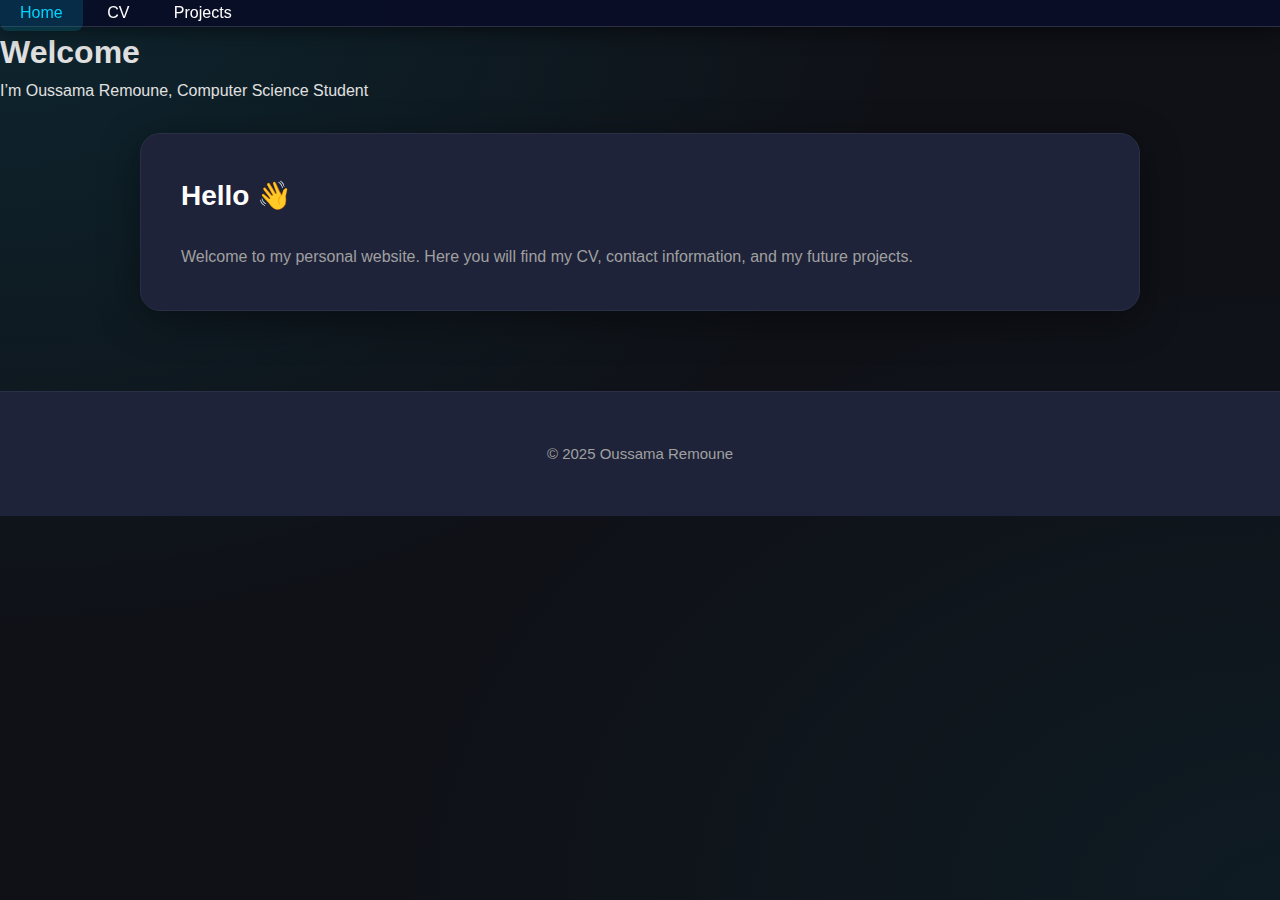
<file: index.html>
<!DOCTYPE html>
<html lang="en">
<head>
    <meta charset="UTF-8">
    <title>Oussama Remoune | Welcome</title>
    <link rel="stylesheet" href="style.css">
</head>
<body>

<nav>
    <a href="index.html">Home</a>
    <a href="cv.html">CV</a>
    <a href="projects.html">Projects</a>
</nav>

<header>
    <h1>Welcome</h1>
    <p>I’m Oussama Remoune, Computer Science Student</p>
</header>

<section class="card">
    <h2>Hello 👋</h2>
    <p>
        Welcome to my personal website.
        Here you will find my CV, contact information,
        and my future projects.
    </p>
</section>

<footer>© 2025 Oussama Remoune</footer>

</body>
</html>
</file>
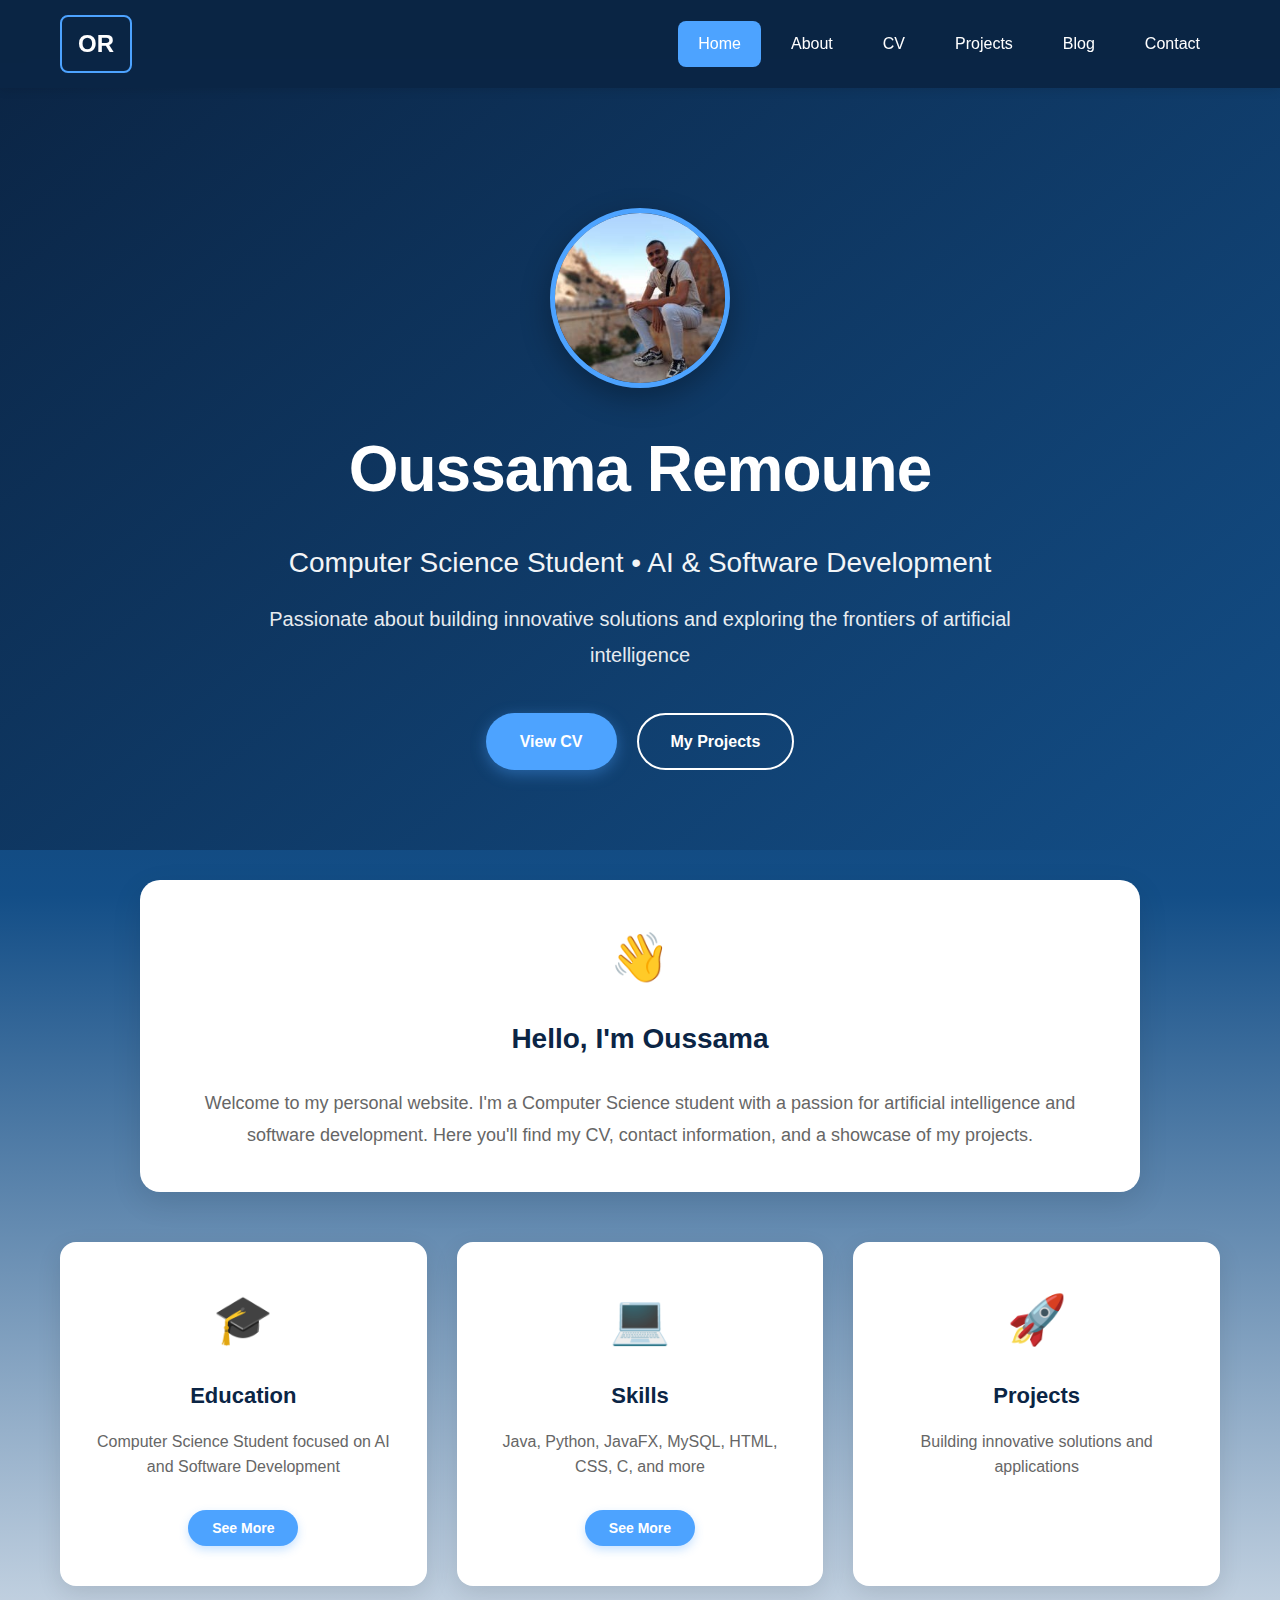
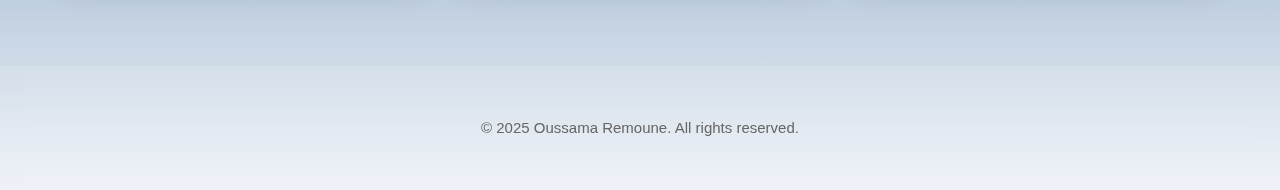
<file: oussR.github.io-main/index.html>
<!DOCTYPE html>
<html lang="en">
<head>
    <meta charset="UTF-8">
    <meta name="viewport" content="width=device-width, initial-scale=1.0">
    <meta name="description" content="Oussama Remoune - Computer Science Student specializing in AI & Software Development">
    <title>Oussama Remoune | Home</title>
    <link rel="stylesheet" href="style.css">
</head>
<body>

<nav>
    <div class="nav-container">
        <a href="index.html" class="nav-logo">OR</a>
        <div class="nav-links">
            <a href="index.html" class="active">Home</a>
            <a href="about.html">About</a>
            <a href="cv.html">CV</a>
            <a href="projects.html">Projects</a>
            <a href="blog.html">Blog</a>
            <a href="contact.html">Contact</a>
        </div>
    </div>
</nav>

<header class="hero">
    <div class="hero-content">
        <div class="profile-photo-container">
            <img src="profile.jpg" alt="Oussama Remoune" class="profile-photo" onerror="this.style.display='none'; this.nextElementSibling.style.display='block';">
            <div class="profile-photo-placeholder" style="display:none;">
                <span>OR</span>
            </div>
        </div>
        <h1>Oussama Remoune</h1>
        <p class="hero-subtitle">Computer Science Student • AI & Software Development</p>
        <p class="hero-description">Passionate about building innovative solutions and exploring the frontiers of artificial intelligence</p>
        <div class="hero-buttons">
            <a href="cv.html" class="btn btn-primary">View CV</a>
            <a href="projects.html" class="btn btn-secondary">My Projects</a>
        </div>
    </div>
</header>

<main class="container">
    <section class="card intro-card">
        <div class="card-icon">👋</div>
        <h2>Hello, I'm Oussama</h2>
        <p>
            Welcome to my personal website. I'm a Computer Science student with a passion for 
            artificial intelligence and software development. Here you'll find my CV, contact 
            information, and a showcase of my projects.
        </p>
    </section>

    <section class="features">
        <div class="feature-card">
            <div class="feature-icon">🎓</div>
            <h3>Education</h3>
            <p>Computer Science Student focused on AI and Software Development</p>
            <button class="see-more-btn" onclick="toggleEducation()">See More</button>
            <div class="expandable-content" id="education-details" style="display: none;">
                <div class="education-details">
                    <p><strong>University:</strong> Mohamed Khider University in Biskra</p>
                    <p><strong>Current Level:</strong> 1st Master</p>
                    <p><strong>Field:</strong> Computer Science / AI</p>
                </div>
            </div>
        </div>
        <div class="feature-card">
            <div class="feature-icon">💻</div>
            <h3>Skills</h3>
            <p>Java, Python, JavaFX, MySQL, HTML, CSS, C, and more</p>
            <button class="see-more-btn" onclick="toggleSkills()">See More</button>
            <div class="expandable-content" id="skills-details" style="display: none;">
                <div class="skills-details">
                    <div class="skill-detail-item">
                        <strong>Java:</strong>
                        <p>I know how to build applications in Android Studio</p>
                    </div>
                    <div class="skill-detail-item">
                        <strong>Python:</strong>
                        <p>Proficient in Python programming for AI and software development</p>
                    </div>
                    <div class="skill-detail-item">
                        <strong>JavaFX:</strong>
                        <p>Experience in building desktop applications with JavaFX</p>
                    </div>
                    <div class="skill-detail-item">
                        <strong>MySQL:</strong>
                        <p>Database design and management with MySQL</p>
                    </div>
                    <div class="skill-detail-item">
                        <strong>HTML:</strong>
                        <p>Creating structured and semantic web pages</p>
                    </div>
                    <div class="skill-detail-item">
                        <strong>CSS:</strong>
                        <p>Styling and designing modern, responsive web interfaces</p>
                    </div>
                    <div class="skill-detail-item">
                        <strong>C:</strong>
                        <p>System programming and low-level development in C</p>
                    </div>
                </div>
            </div>
        </div>
        <div class="feature-card">
            <div class="feature-icon">🚀</div>
            <h3>Projects</h3>
            <p>Building innovative solutions and applications</p>
        </div>
    </section>
</main>

<footer>
    <p>&copy; 2025 Oussama Remoune. All rights reserved.</p>
</footer>

<script>
function toggleEducation() {
    const details = document.getElementById('education-details');
    const btn = event.target;
    
    if (details.style.display === 'none') {
        details.style.display = 'block';
        btn.textContent = 'See Less';
    } else {
        details.style.display = 'none';
        btn.textContent = 'See More';
    }
}

function toggleSkills() {
    const details = document.getElementById('skills-details');
    const btn = event.target;
    
    if (details.style.display === 'none') {
        details.style.display = 'block';
        btn.textContent = 'See Less';
    } else {
        details.style.display = 'none';
        btn.textContent = 'See More';
    }
}
</script>

</body>
</html>
</file>
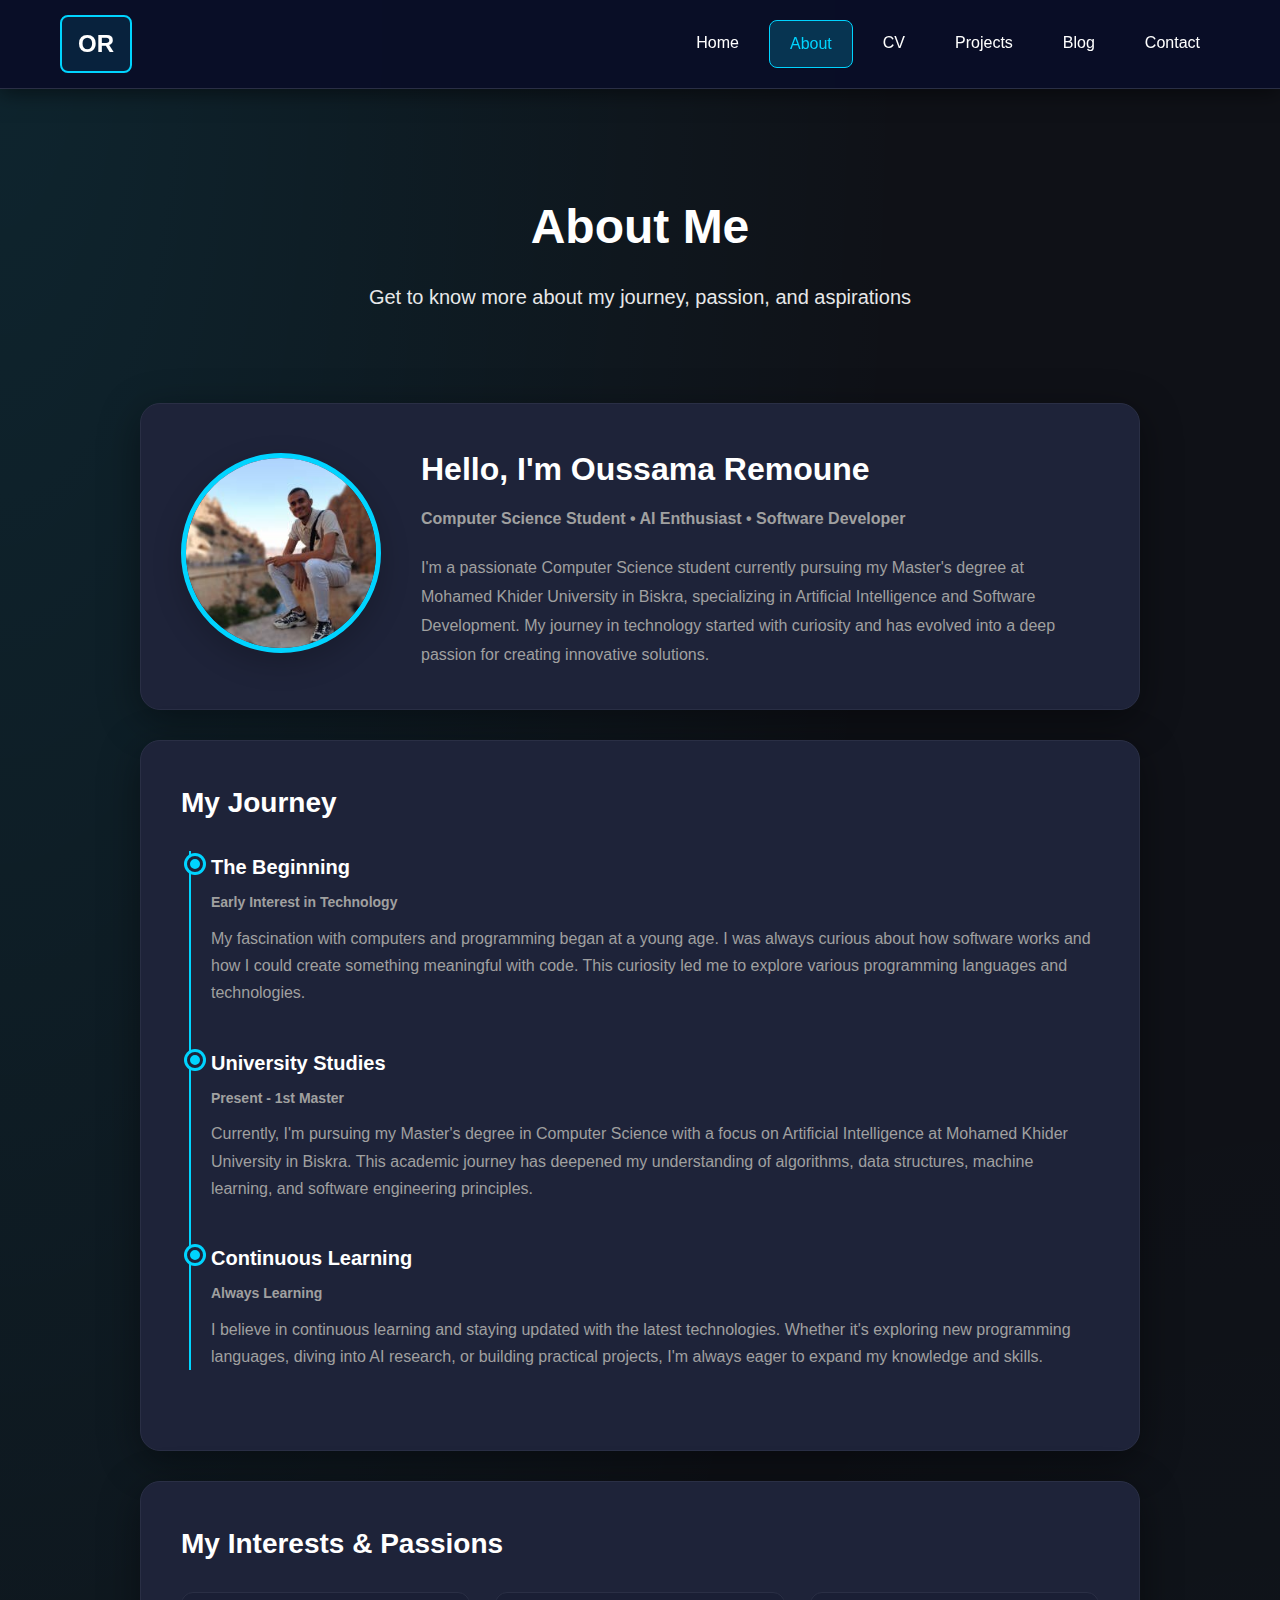
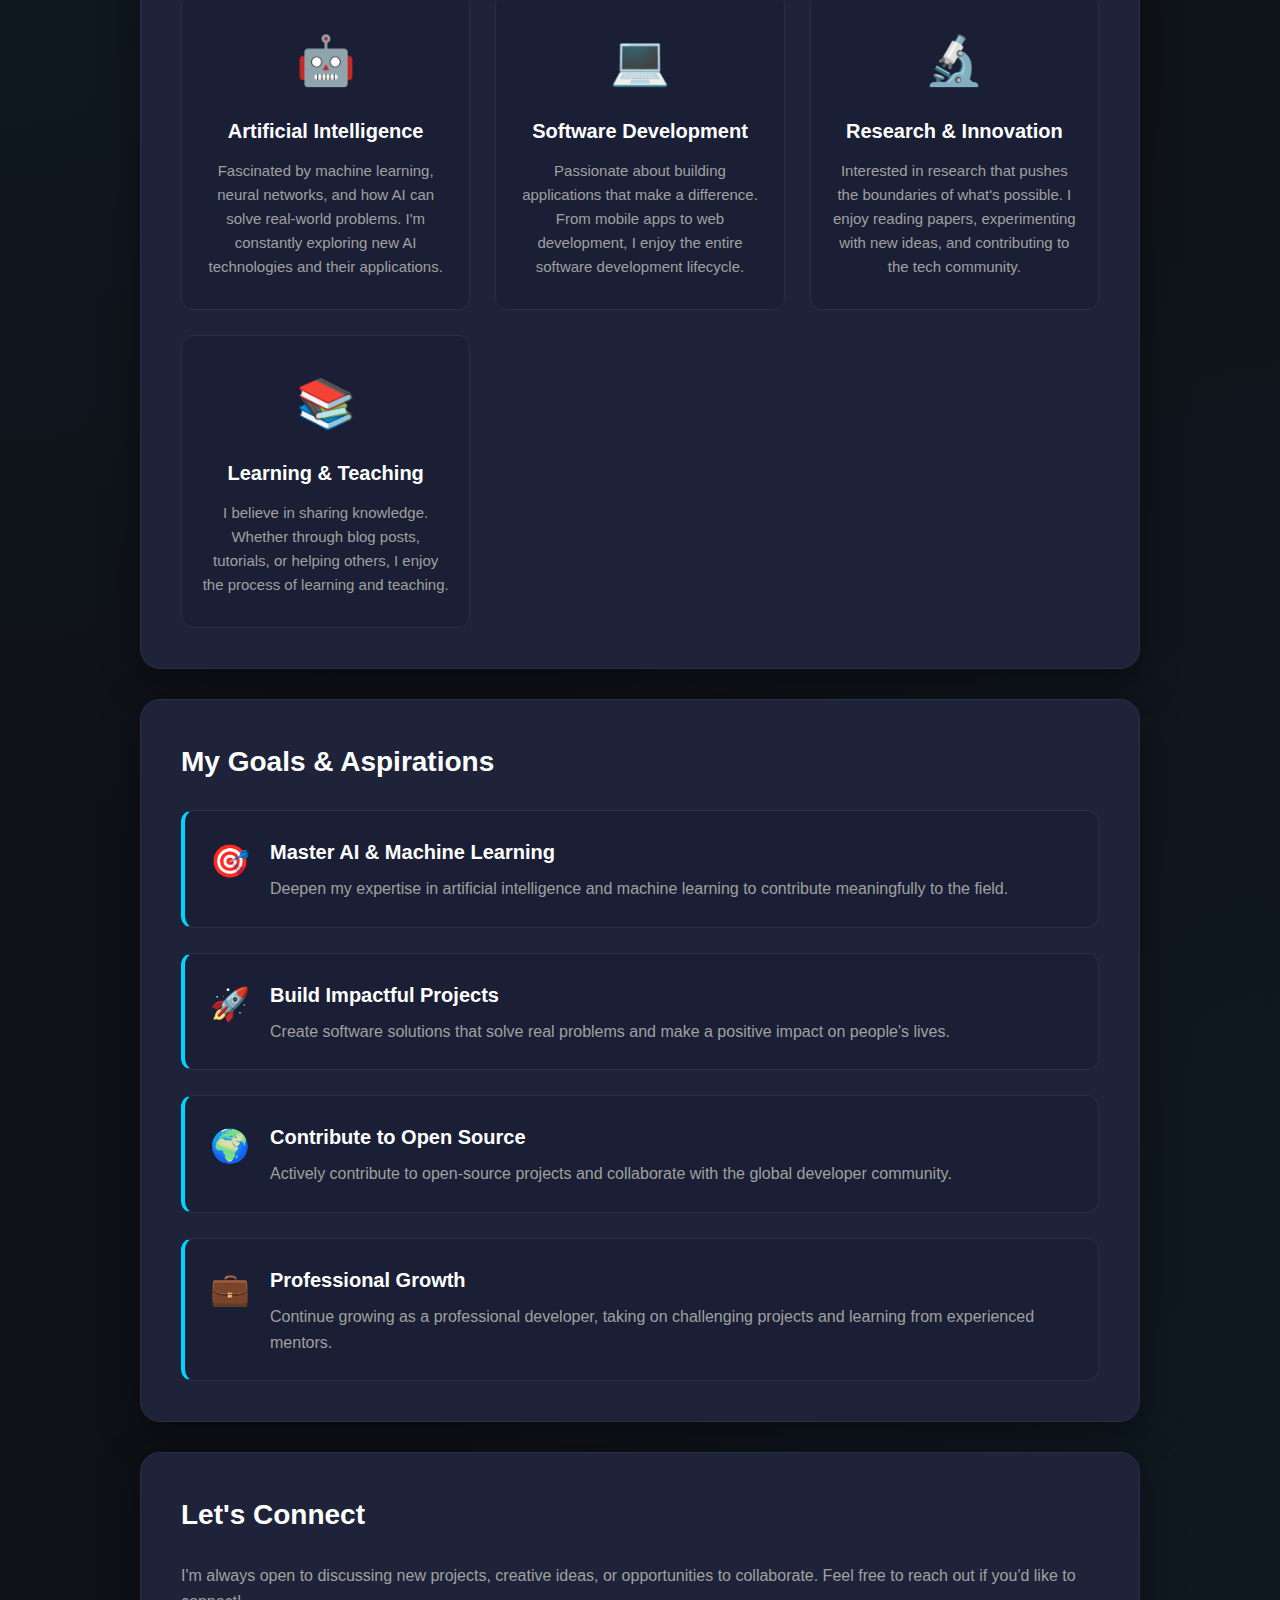
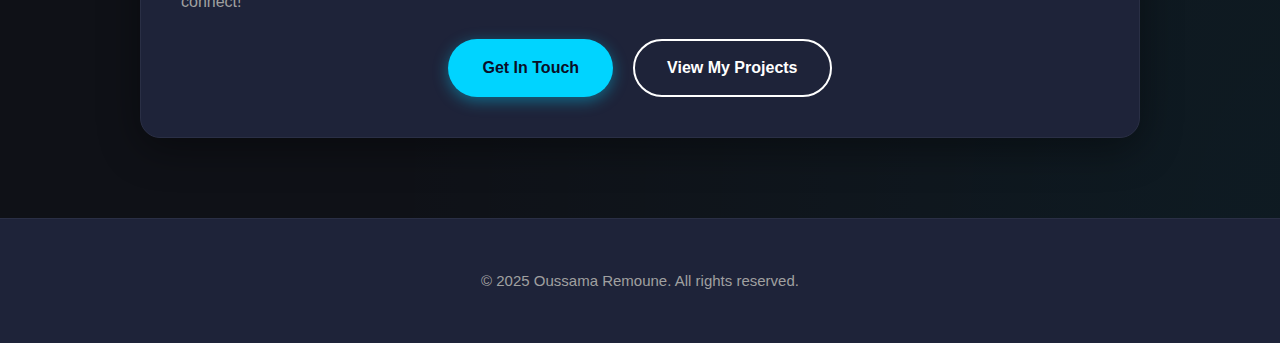
<file: about.html>
<!DOCTYPE html>
<html lang="en">
<head>
    <meta charset="UTF-8">
    <meta name="viewport" content="width=device-width, initial-scale=1.0">
    <meta name="description" content="About Oussama Remoune - Learn more about my journey, passion, and goals">
    <title>Oussama Remoune | About Me</title>
    <link rel="stylesheet" href="style.css">
</head>
<body>

<nav>
    <div class="nav-container">
        <a href="index.html" class="nav-logo">OR</a>
        <div class="nav-links">
            <a href="index.html">Home</a>
            <a href="about.html" class="active">About</a>
            <a href="cv.html">CV</a>
            <a href="projects.html">Projects</a>
            <a href="blog.html">Blog</a>
            <a href="contact.html">Contact</a>
        </div>
    </div>
</nav>

<header class="page-header">
    <h1>About Me</h1>
    <p>Get to know more about my journey, passion, and aspirations</p>
</header>

<main class="container">
    <section class="card about-intro">
        <div class="about-profile-section">
            <div class="about-photo-container">
                <img src="profile.jpg" alt="Oussama Remoune" class="about-photo" onerror="this.style.display='none'; this.nextElementSibling.style.display='block';">
                <div class="about-photo-placeholder" style="display:none;">
                    <span>OR</span>
                </div>
            </div>
            <div class="about-intro-text">
                <h2>Hello, I'm Oussama Remoune</h2>
                <p class="about-tagline">Computer Science Student • AI Enthusiast • Software Developer</p>
                <p>
                    I'm a passionate Computer Science student currently pursuing my Master's degree at Mohamed Khider University in Biskra, 
                    specializing in Artificial Intelligence and Software Development. My journey in technology started with curiosity and has 
                    evolved into a deep passion for creating innovative solutions.
                </p>
            </div>
        </div>
    </section>

    <section class="card">
        <h2>My Journey</h2>
        <div class="timeline">
            <div class="timeline-item">
                <div class="timeline-marker"></div>
                <div class="timeline-content">
                    <h3>The Beginning</h3>
                    <p class="timeline-date">Early Interest in Technology</p>
                    <p>
                        My fascination with computers and programming began at a young age. I was always curious about how software works 
                        and how I could create something meaningful with code. This curiosity led me to explore various programming languages 
                        and technologies.
                    </p>
                </div>
            </div>
            <div class="timeline-item">
                <div class="timeline-marker"></div>
                <div class="timeline-content">
                    <h3>University Studies</h3>
                    <p class="timeline-date">Present - 1st Master</p>
                    <p>
                        Currently, I'm pursuing my Master's degree in Computer Science with a focus on Artificial Intelligence at 
                        Mohamed Khider University in Biskra. This academic journey has deepened my understanding of algorithms, data structures, 
                        machine learning, and software engineering principles.
                    </p>
                </div>
            </div>
            <div class="timeline-item">
                <div class="timeline-marker"></div>
                <div class="timeline-content">
                    <h3>Continuous Learning</h3>
                    <p class="timeline-date">Always Learning</p>
                    <p>
                        I believe in continuous learning and staying updated with the latest technologies. Whether it's exploring new 
                        programming languages, diving into AI research, or building practical projects, I'm always eager to expand my 
                        knowledge and skills.
                    </p>
                </div>
            </div>
        </div>
    </section>

    <section class="card">
        <h2>My Interests & Passions</h2>
        <div class="interests-grid">
            <div class="interest-item">
                <div class="interest-icon">🤖</div>
                <h3>Artificial Intelligence</h3>
                <p>Fascinated by machine learning, neural networks, and how AI can solve real-world problems. I'm constantly exploring new AI technologies and their applications.</p>
            </div>
            <div class="interest-item">
                <div class="interest-icon">💻</div>
                <h3>Software Development</h3>
                <p>Passionate about building applications that make a difference. From mobile apps to web development, I enjoy the entire software development lifecycle.</p>
            </div>
            <div class="interest-item">
                <div class="interest-icon">🔬</div>
                <h3>Research & Innovation</h3>
                <p>Interested in research that pushes the boundaries of what's possible. I enjoy reading papers, experimenting with new ideas, and contributing to the tech community.</p>
            </div>
            <div class="interest-item">
                <div class="interest-icon">📚</div>
                <h3>Learning & Teaching</h3>
                <p>I believe in sharing knowledge. Whether through blog posts, tutorials, or helping others, I enjoy the process of learning and teaching.</p>
            </div>
        </div>
    </section>

    <section class="card">
        <h2>My Goals & Aspirations</h2>
        <div class="goals-list">
            <div class="goal-item">
                <div class="goal-icon">🎯</div>
                <div>
                    <h3>Master AI & Machine Learning</h3>
                    <p>Deepen my expertise in artificial intelligence and machine learning to contribute meaningfully to the field.</p>
                </div>
            </div>
            <div class="goal-item">
                <div class="goal-icon">🚀</div>
                <div>
                    <h3>Build Impactful Projects</h3>
                    <p>Create software solutions that solve real problems and make a positive impact on people's lives.</p>
                </div>
            </div>
            <div class="goal-item">
                <div class="goal-icon">🌍</div>
                <div>
                    <h3>Contribute to Open Source</h3>
                    <p>Actively contribute to open-source projects and collaborate with the global developer community.</p>
                </div>
            </div>
            <div class="goal-item">
                <div class="goal-icon">💼</div>
                <div>
                    <h3>Professional Growth</h3>
                    <p>Continue growing as a professional developer, taking on challenging projects and learning from experienced mentors.</p>
                </div>
            </div>
        </div>
    </section>

    <section class="card">
        <h2>Let's Connect</h2>
        <p style="margin-bottom: 25px;">
            I'm always open to discussing new projects, creative ideas, or opportunities to collaborate. 
            Feel free to reach out if you'd like to connect!
        </p>
        <div class="hero-buttons">
            <a href="contact.html" class="btn btn-primary">Get In Touch</a>
            <a href="projects.html" class="btn btn-secondary">View My Projects</a>
        </div>
    </section>
</main>

<footer>
    <p>&copy; 2025 Oussama Remoune. All rights reserved.</p>
</footer>

</body>
</html>
</file>
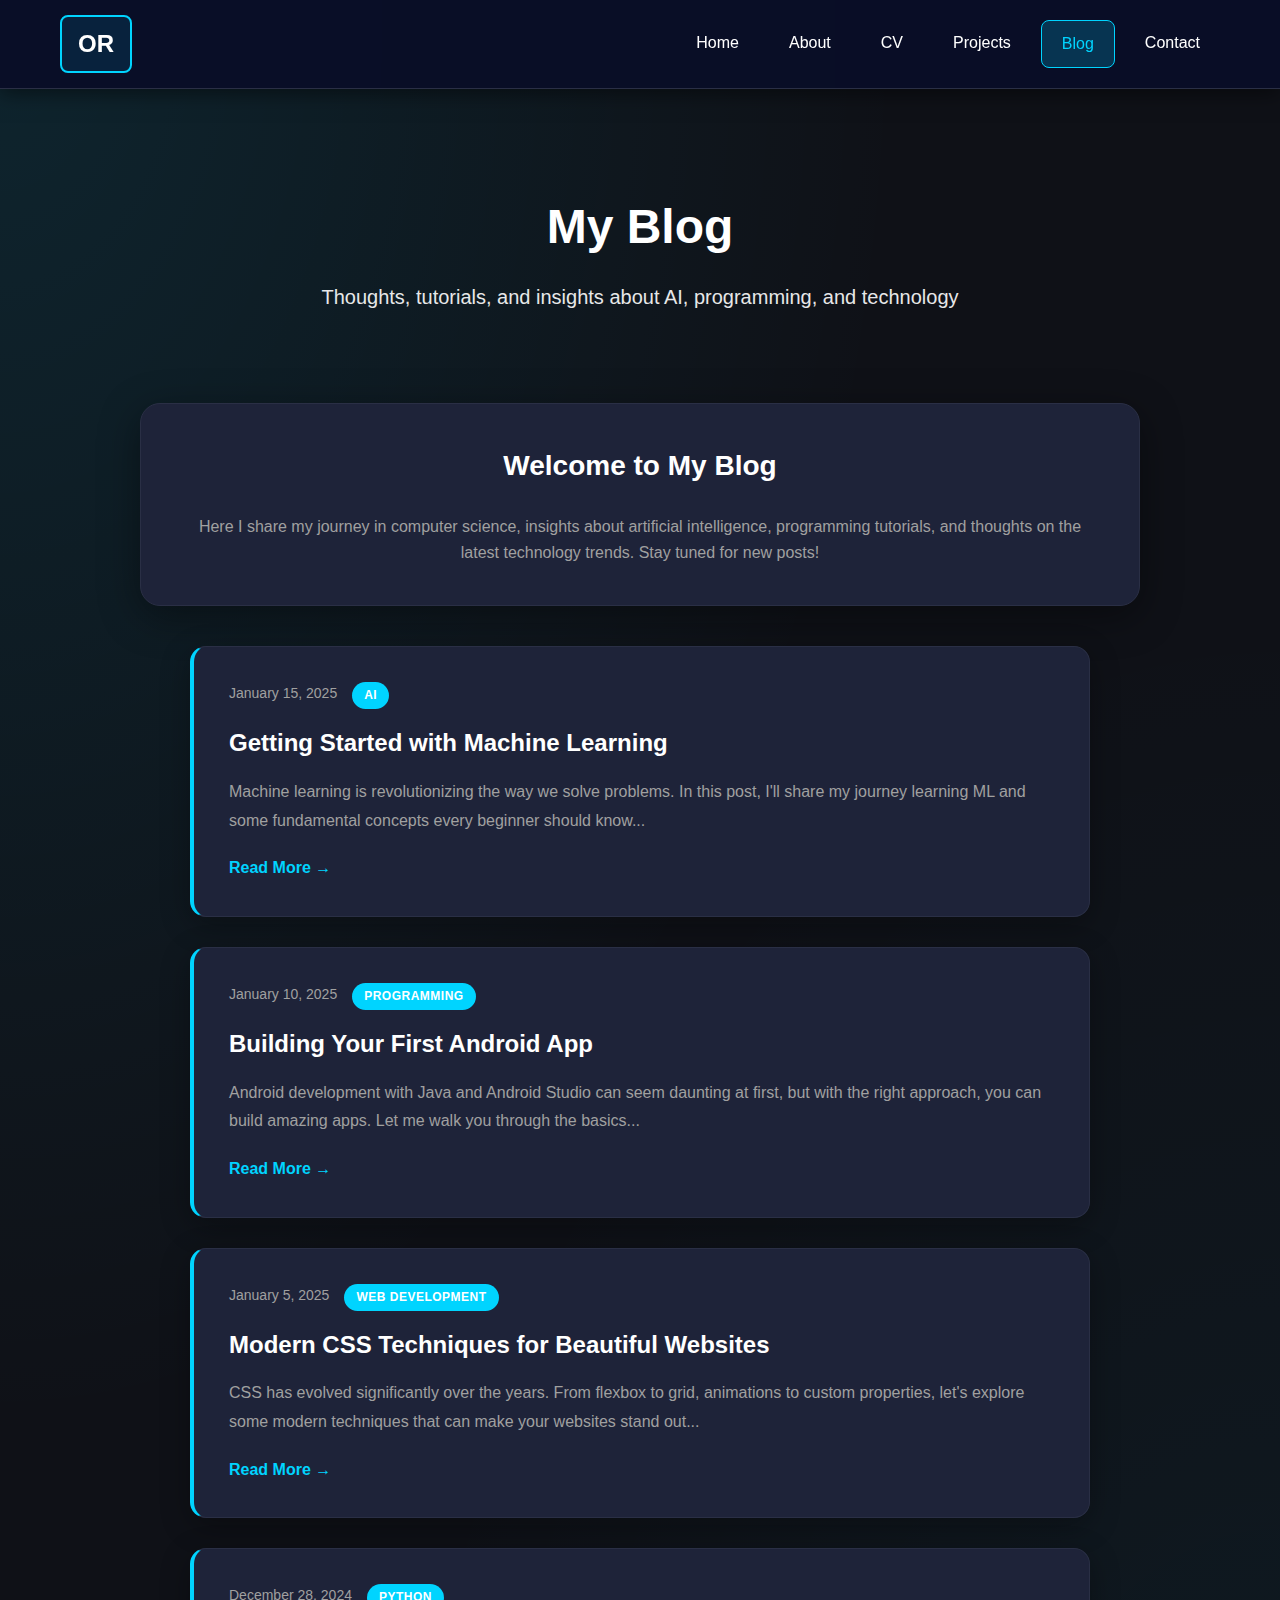
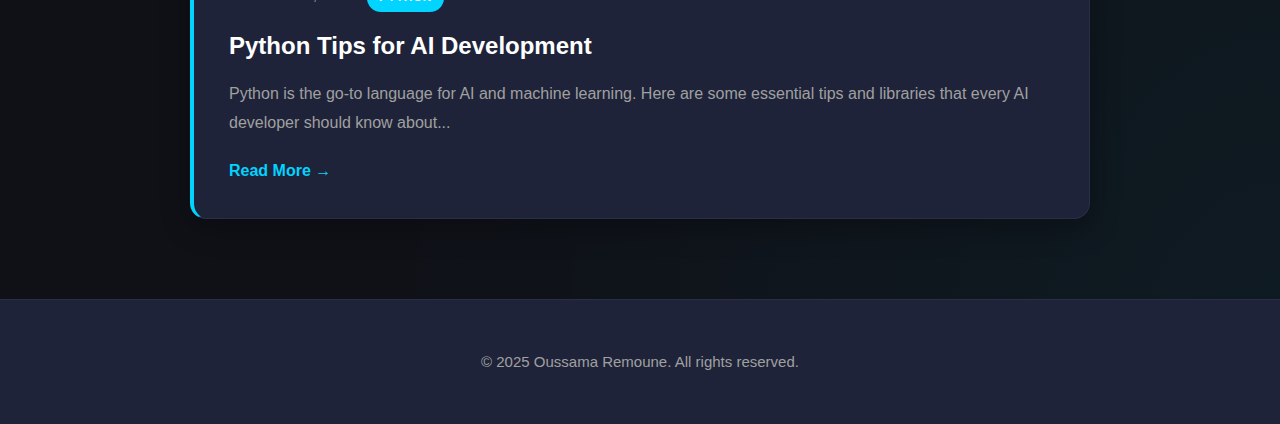
<file: blog.html>
<!DOCTYPE html>
<html lang="en">
<head>
    <meta charset="UTF-8">
    <meta name="viewport" content="width=device-width, initial-scale=1.0">
    <meta name="description" content="Oussama Remoune - Blog about AI, Software Development, and Technology">
    <title>Oussama Remoune | Blog</title>
    <link rel="stylesheet" href="style.css">
</head>
<body>

<nav>
    <div class="nav-container">
        <a href="index.html" class="nav-logo">OR</a>
        <div class="nav-links">
            <a href="index.html">Home</a>
            <a href="about.html">About</a>
            <a href="cv.html">CV</a>
            <a href="projects.html">Projects</a>
            <a href="blog.html" class="active">Blog</a>
            <a href="contact.html">Contact</a>
        </div>
    </div>
</nav>

<header class="page-header">
    <h1>My Blog</h1>
    <p>Thoughts, tutorials, and insights about AI, programming, and technology</p>
</header>

<main class="container">
    <section class="card blog-intro">
        <h2>Welcome to My Blog</h2>
        <p>Here I share my journey in computer science, insights about artificial intelligence, programming tutorials, and thoughts on the latest technology trends. Stay tuned for new posts!</p>
    </section>

    <div class="blog-posts">
        <article class="blog-post">
            <div class="blog-post-header">
                <span class="blog-date">January 15, 2025</span>
                <span class="blog-category">AI</span>
            </div>
            <h3>Getting Started with Machine Learning</h3>
            <p class="blog-excerpt">Machine learning is revolutionizing the way we solve problems. In this post, I'll share my journey learning ML and some fundamental concepts every beginner should know...</p>
            <a href="#" class="read-more-btn">Read More →</a>
        </article>

        <article class="blog-post">
            <div class="blog-post-header">
                <span class="blog-date">January 10, 2025</span>
                <span class="blog-category">Programming</span>
            </div>
            <h3>Building Your First Android App</h3>
            <p class="blog-excerpt">Android development with Java and Android Studio can seem daunting at first, but with the right approach, you can build amazing apps. Let me walk you through the basics...</p>
            <a href="#" class="read-more-btn">Read More →</a>
        </article>

        <article class="blog-post">
            <div class="blog-post-header">
                <span class="blog-date">January 5, 2025</span>
                <span class="blog-category">Web Development</span>
            </div>
            <h3>Modern CSS Techniques for Beautiful Websites</h3>
            <p class="blog-excerpt">CSS has evolved significantly over the years. From flexbox to grid, animations to custom properties, let's explore some modern techniques that can make your websites stand out...</p>
            <a href="#" class="read-more-btn">Read More →</a>
        </article>

        <article class="blog-post">
            <div class="blog-post-header">
                <span class="blog-date">December 28, 2024</span>
                <span class="blog-category">Python</span>
            </div>
            <h3>Python Tips for AI Development</h3>
            <p class="blog-excerpt">Python is the go-to language for AI and machine learning. Here are some essential tips and libraries that every AI developer should know about...</p>
            <a href="#" class="read-more-btn">Read More →</a>
        </article>
    </div>
</main>

<footer>
    <p>&copy; 2025 Oussama Remoune. All rights reserved.</p>
</footer>

</body>
</html>
</file>
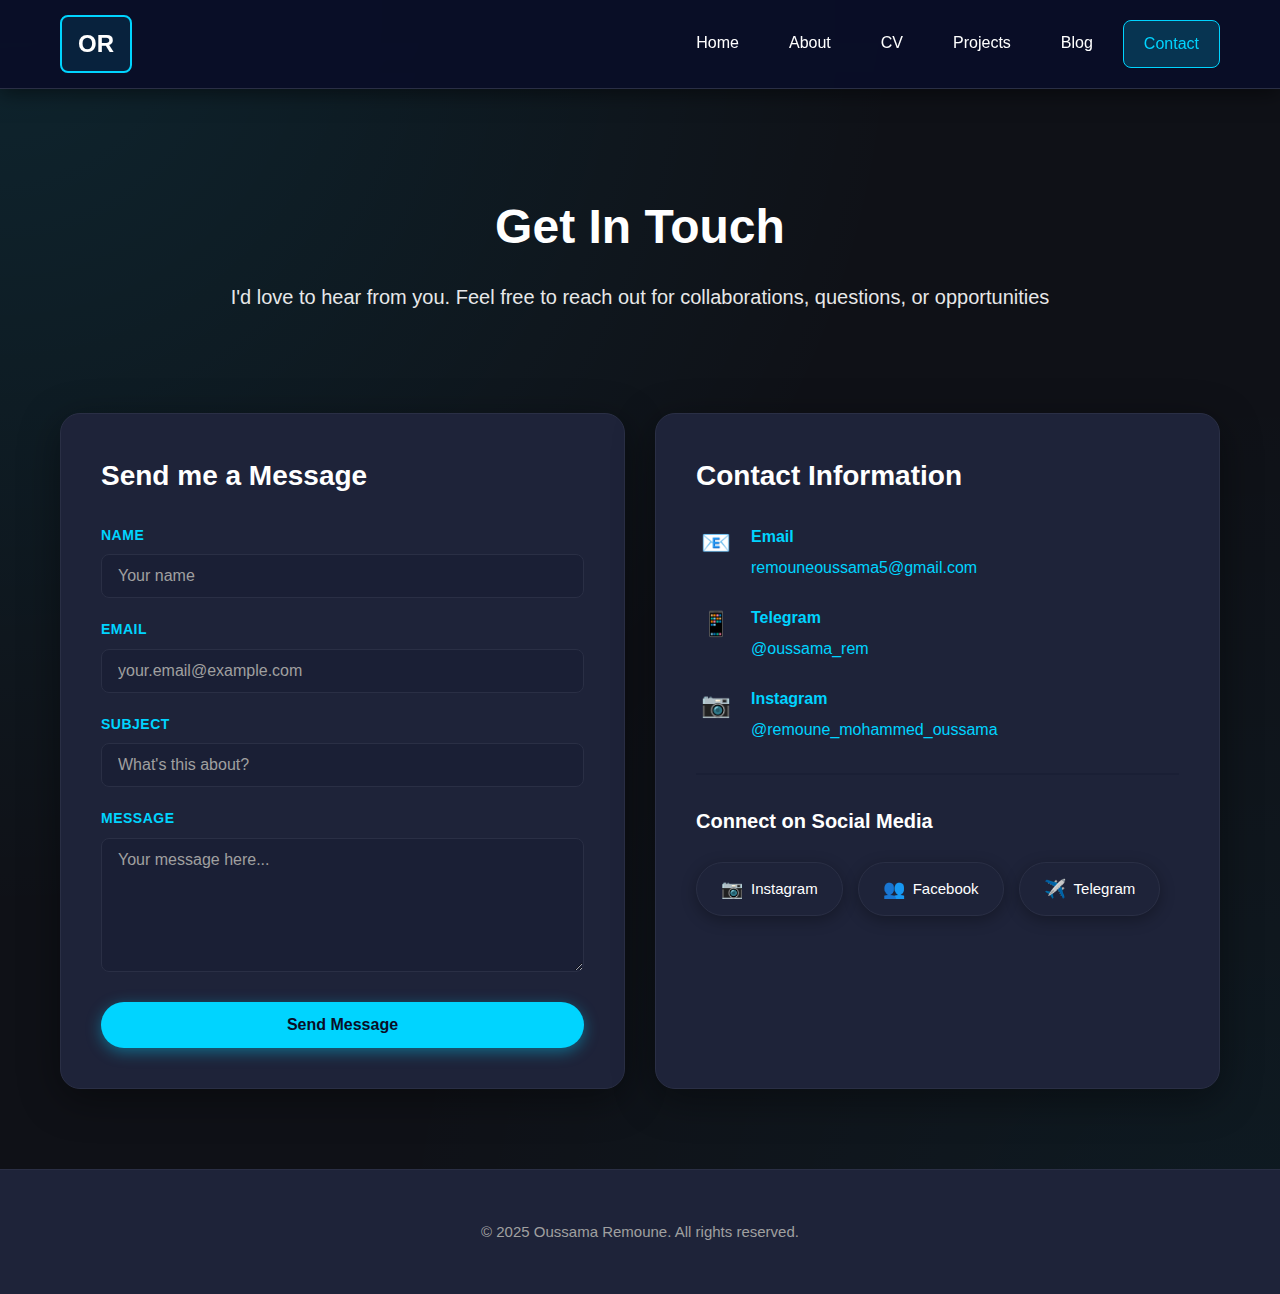
<file: contact.html>
<!DOCTYPE html>
<html lang="en">
<head>
    <meta charset="UTF-8">
    <meta name="viewport" content="width=device-width, initial-scale=1.0">
    <meta name="description" content="Contact Oussama Remoune - Get in touch for collaborations, questions, or opportunities">
    <title>Oussama Remoune | Contact</title>
    <link rel="stylesheet" href="style.css">
</head>
<body>

<nav>
    <div class="nav-container">
        <a href="index.html" class="nav-logo">OR</a>
        <div class="nav-links">
            <a href="index.html">Home</a>
            <a href="about.html">About</a>
            <a href="cv.html">CV</a>
            <a href="projects.html">Projects</a>
            <a href="blog.html">Blog</a>
            <a href="contact.html" class="active">Contact</a>
        </div>
    </div>
</nav>

<header class="page-header">
    <h1>Get In Touch</h1>
    <p>I'd love to hear from you. Feel free to reach out for collaborations, questions, or opportunities</p>
</header>

<main class="container">
    <div class="contact-wrapper">
        <section class="card contact-form-card">
            <h2>Send me a Message</h2>
            <form class="contact-form" id="contactForm">
                <div class="form-group">
                    <label for="name">Name</label>
                    <input type="text" id="name" name="name" required placeholder="Your name">
                </div>
                <div class="form-group">
                    <label for="email">Email</label>
                    <input type="email" id="email" name="email" required placeholder="your.email@example.com">
                </div>
                <div class="form-group">
                    <label for="subject">Subject</label>
                    <input type="text" id="subject" name="subject" required placeholder="What's this about?">
                </div>
                <div class="form-group">
                    <label for="message">Message</label>
                    <textarea id="message" name="message" rows="6" required placeholder="Your message here..."></textarea>
                </div>
                <button type="submit" class="btn btn-primary submit-btn">Send Message</button>
            </form>
        </section>

        <section class="card contact-info-card">
            <h2>Contact Information</h2>
            <div class="contact-details">
                <div class="contact-detail-item">
                    <div class="contact-icon">📧</div>
                    <div>
                        <strong>Email</strong>
                        <p><a href="mailto:remouneoussama5@gmail.com">remouneoussama5@gmail.com</a></p>
                    </div>
                </div>
                <div class="contact-detail-item">
                    <div class="contact-icon">📱</div>
                    <div>
                        <strong>Telegram</strong>
                        <p><a href="https://t.me/oussama_rem" target="_blank" rel="noopener noreferrer">@oussama_rem</a></p>
                    </div>
                </div>
                <div class="contact-detail-item">
                    <div class="contact-icon">📷</div>
                    <div>
                        <strong>Instagram</strong>
                        <p><a href="https://www.instagram.com/remoune_mohammed_oussama/" target="_blank" rel="noopener noreferrer">@remoune_mohammed_oussama</a></p>
                    </div>
                </div>
            </div>

            <div class="social-contact">
                <h3>Connect on Social Media</h3>
                <div class="social">
                    <a href="https://www.instagram.com/remoune_mohammed_oussama/" class="social-link" aria-label="Instagram" target="_blank" rel="noopener noreferrer">
                        <span>📷</span> Instagram
                    </a>
                    <a href="#" class="social-link" aria-label="Facebook" target="_blank" rel="noopener noreferrer">
                        <span>👥</span> Facebook
                    </a>
                    <a href="https://t.me/oussama_rem" class="social-link" aria-label="Telegram" target="_blank" rel="noopener noreferrer">
                        <span>✈️</span> Telegram
                    </a>
                </div>
            </div>
        </section>
    </div>
</main>

<footer>
    <p>&copy; 2025 Oussama Remoune. All rights reserved.</p>
</footer>

<script>
document.getElementById('contactForm').addEventListener('submit', function(e) {
    e.preventDefault();
    
    // Get form values
    const name = document.getElementById('name').value;
    const email = document.getElementById('email').value;
    const subject = document.getElementById('subject').value;
    const message = document.getElementById('message').value;
    
    // Create mailto link
    const mailtoLink = `mailto:remouneoussama5@gmail.com?subject=${encodeURIComponent(subject)}&body=${encodeURIComponent('Name: ' + name + '\nEmail: ' + email + '\n\nMessage:\n' + message)}`;
    
    // Open email client
    window.location.href = mailtoLink;
    
    // Show success message
    alert('Thank you for your message! Your email client should open now.');
    
    // Reset form
    this.reset();
});
</script>

</body>
</html>
</file>
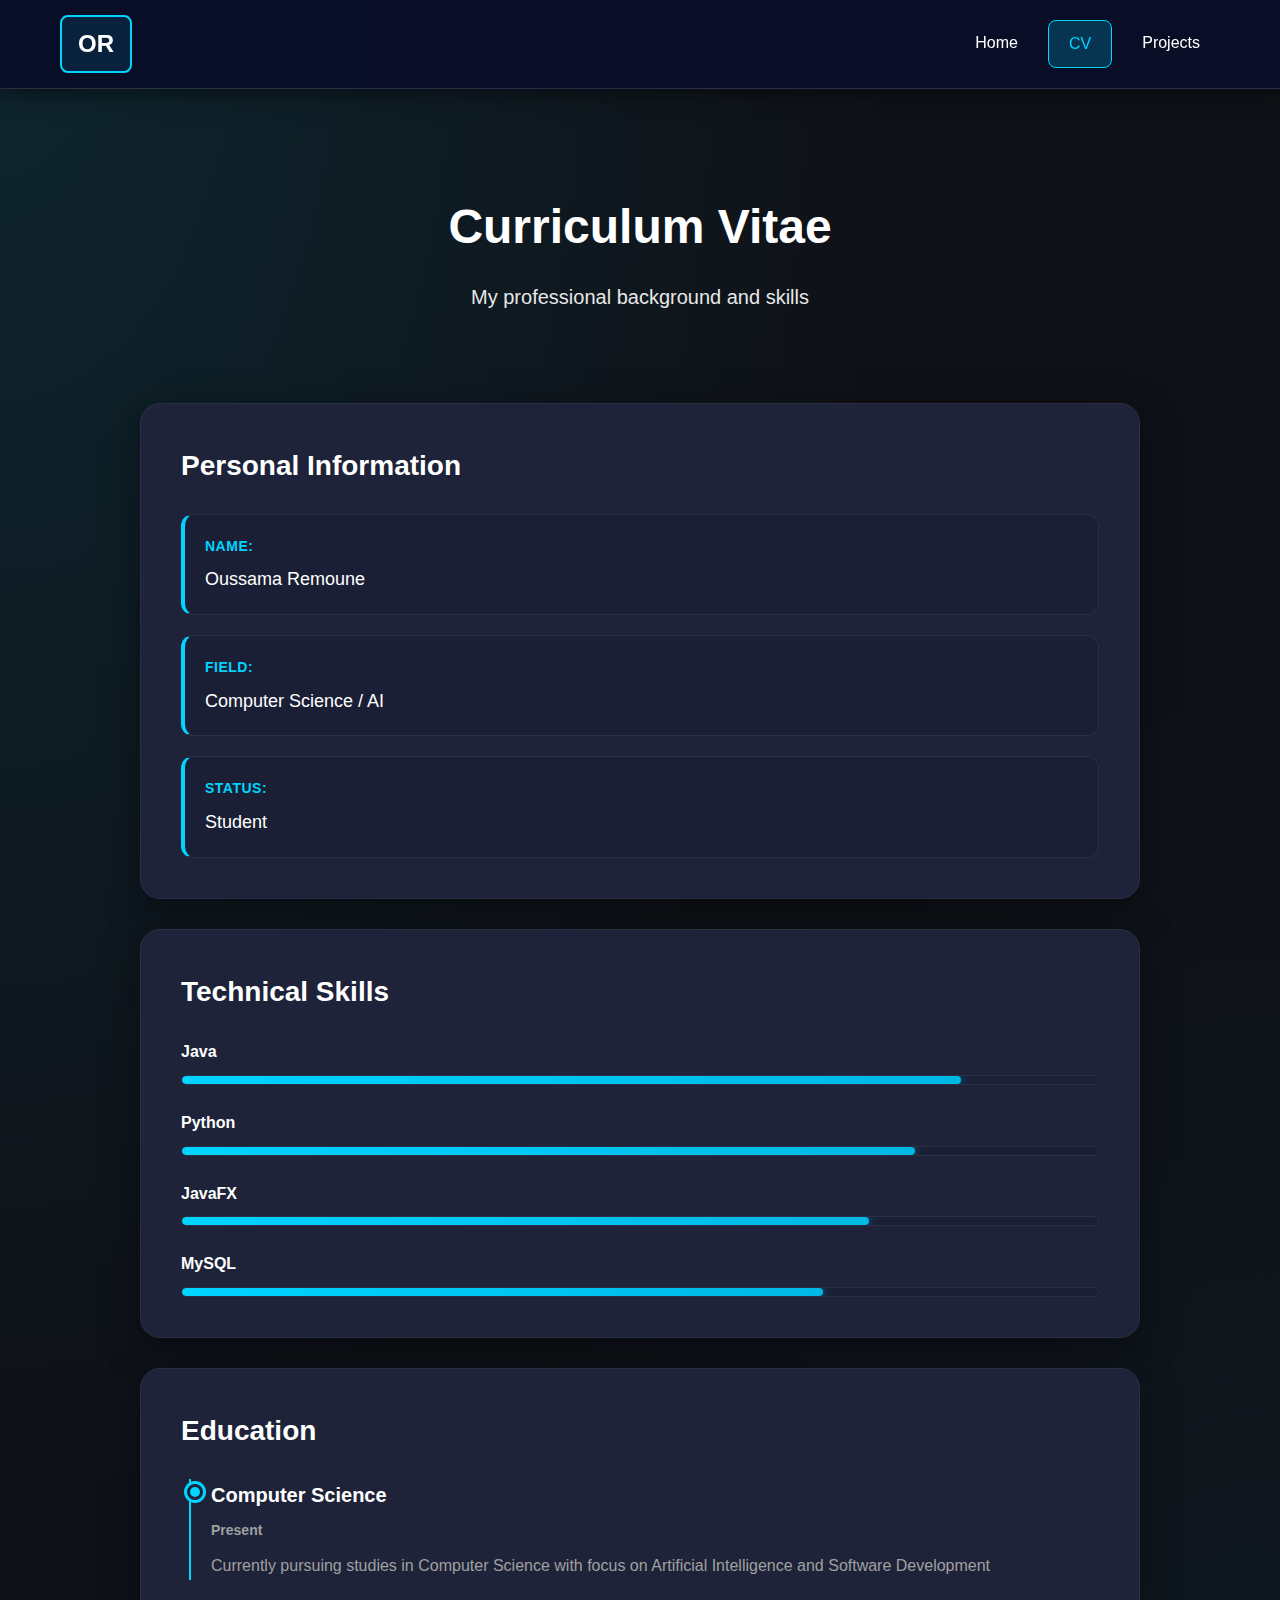
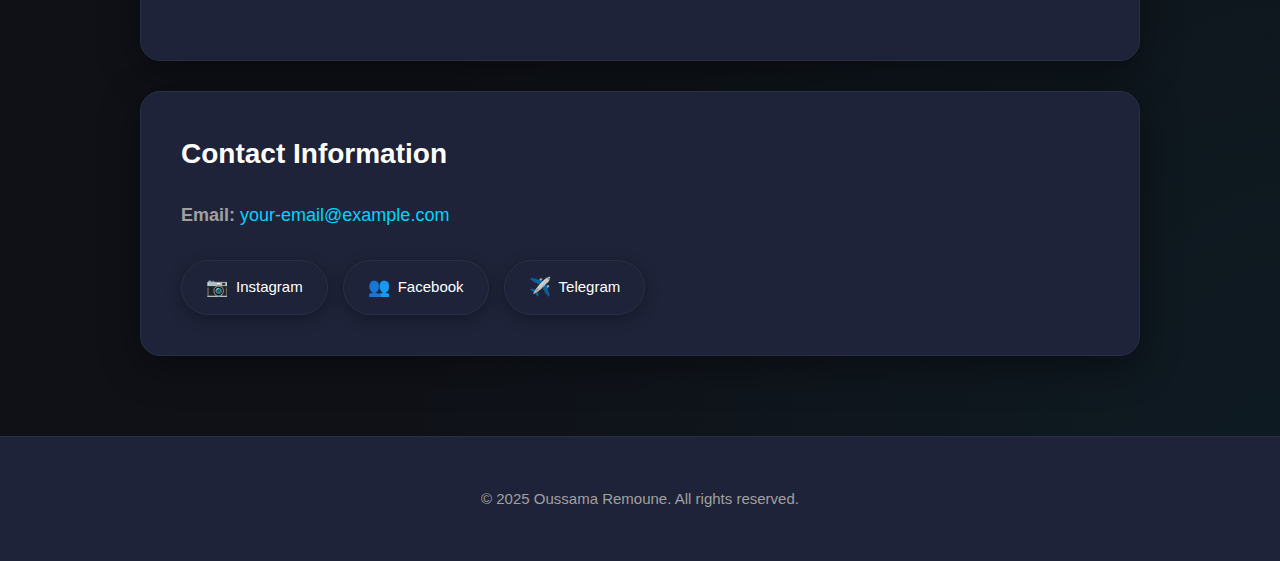
<file: cv.html>
<!DOCTYPE html>
<html lang="en">
<head>
    <meta charset="UTF-8">
    <meta name="viewport" content="width=device-width, initial-scale=1.0">
    <meta name="description" content="Oussama Remoune - Curriculum Vitae and Professional Experience">
    <title>Oussama Remoune | CV</title>
    <link rel="stylesheet" href="style.css">
</head>
<body>

<nav>
    <div class="nav-container">
        <a href="index.html" class="nav-logo">OR</a>
        <div class="nav-links">
            <a href="index.html">Home</a>
            <a href="cv.html" class="active">CV</a>
            <a href="projects.html">Projects</a>
        </div>
    </div>
</nav>

<header class="page-header">
    <h1>Curriculum Vitae</h1>
    <p>My professional background and skills</p>
</header>

<main class="container">
    <section class="card">
        <h2>Personal Information</h2>
        <div class="info-grid">
            <div class="info-item">
                <strong>Name:</strong>
                <span>Oussama Remoune</span>
            </div>
            <div class="info-item">
                <strong>Field:</strong>
                <span>Computer Science / AI</span>
            </div>
            <div class="info-item">
                <strong>Status:</strong>
                <span>Student</span>
            </div>
        </div>
    </section>

    <section class="card">
        <h2>Technical Skills</h2>
        <div class="skills-grid">
            <div class="skill-item">
                <span class="skill-name">Java</span>
                <div class="skill-bar">
                    <div class="skill-progress" style="width: 85%"></div>
                </div>
            </div>
            <div class="skill-item">
                <span class="skill-name">Python</span>
                <div class="skill-bar">
                    <div class="skill-progress" style="width: 80%"></div>
                </div>
            </div>
            <div class="skill-item">
                <span class="skill-name">JavaFX</span>
                <div class="skill-bar">
                    <div class="skill-progress" style="width: 75%"></div>
                </div>
            </div>
            <div class="skill-item">
                <span class="skill-name">MySQL</span>
                <div class="skill-bar">
                    <div class="skill-progress" style="width: 70%"></div>
                </div>
            </div>
        </div>
    </section>

    <section class="card">
        <h2>Education</h2>
        <div class="timeline">
            <div class="timeline-item">
                <div class="timeline-marker"></div>
                <div class="timeline-content">
                    <h3>Computer Science</h3>
                    <p class="timeline-date">Present</p>
                    <p>Currently pursuing studies in Computer Science with focus on Artificial Intelligence and Software Development</p>
                </div>
            </div>
        </div>
    </section>

    <section class="card">
        <h2>Contact Information</h2>
        <div class="contact-info">
            <p><strong>Email:</strong> <a href="mailto:your-email@example.com">your-email@example.com</a></p>
        </div>
        <div class="social">
            <a href="#" class="social-link" aria-label="Instagram">
                <span>📷</span> Instagram
            </a>
            <a href="#" class="social-link" aria-label="Facebook">
                <span>👥</span> Facebook
            </a>
            <a href="#" class="social-link" aria-label="Telegram">
                <span>✈️</span> Telegram
            </a>
        </div>
    </section>
</main>

<footer>
    <p>&copy; 2025 Oussama Remoune. All rights reserved.</p>
</footer>

</body>
</html>
</file>
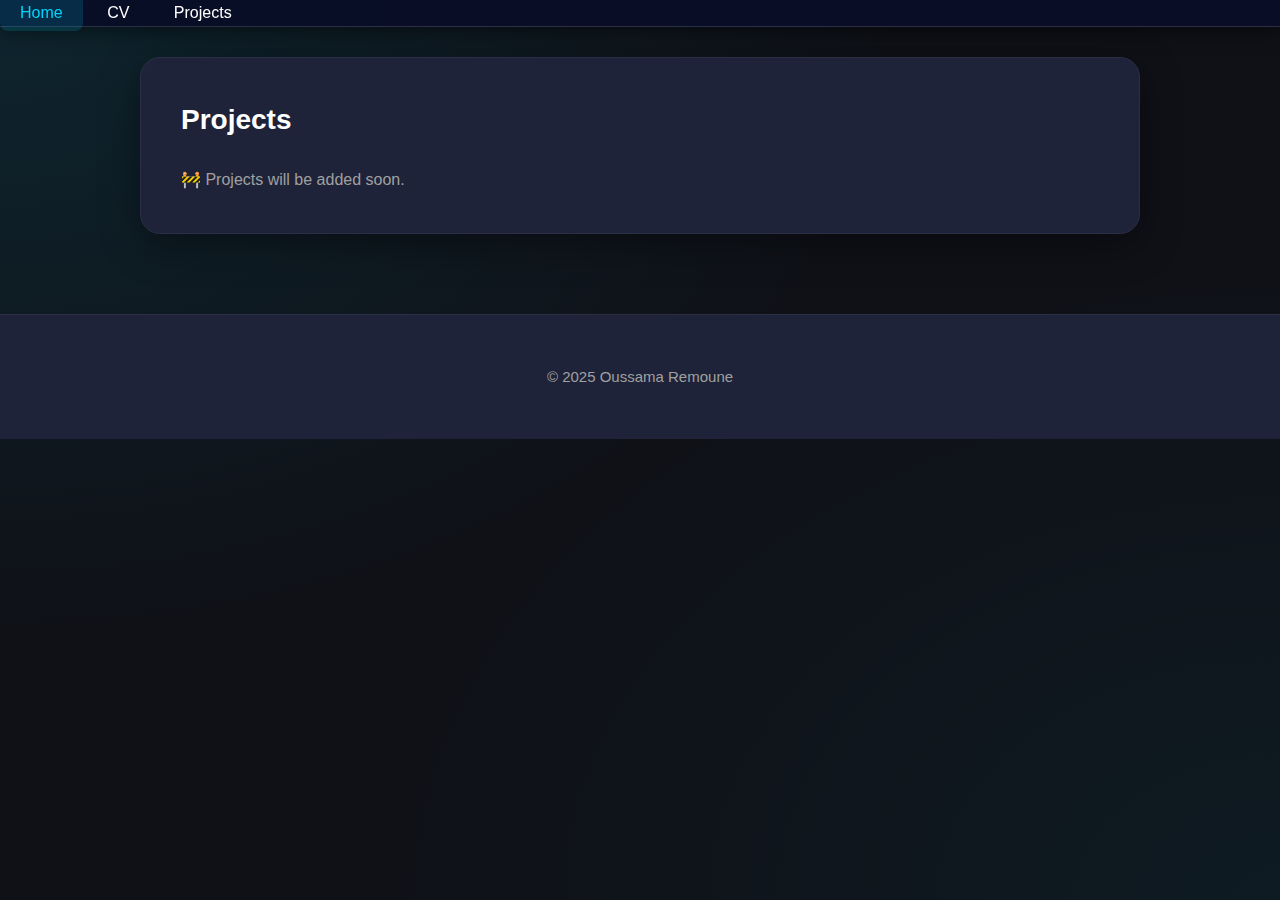
<file: projects.html>
<!DOCTYPE html>
<html lang="en">
<head>
    <meta charset="UTF-8">
    <title>Oussama Remoune | Projects</title>
    <link rel="stylesheet" href="style.css">
</head>
<body>

<nav>
    <a href="index.html">Home</a>
    <a href="cv.html">CV</a>
    <a href="projects.html">Projects</a>
</nav>

<section class="card">
    <h2>Projects</h2>
    <p>🚧 Projects will be added soon.</p>
</section>

<footer>© 2025 Oussama Remoune</footer>

</body>
</html>
</file>
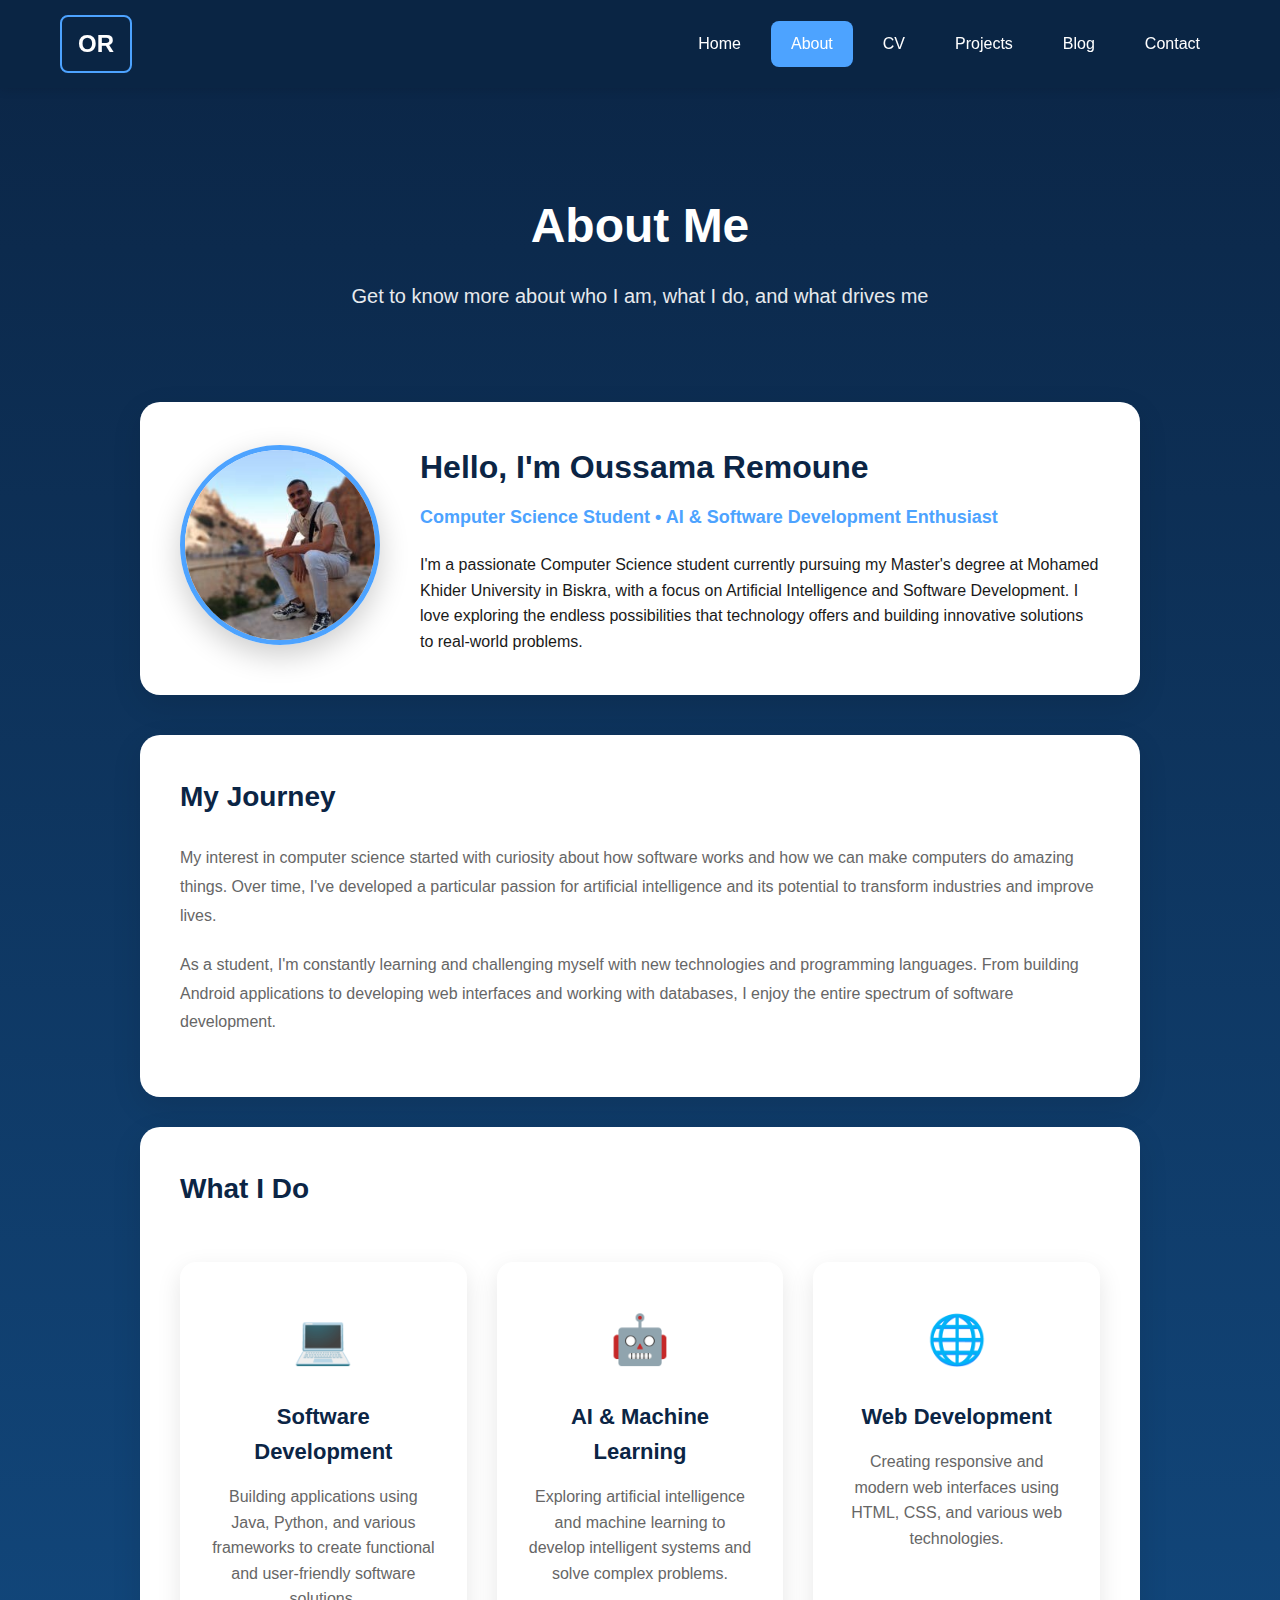
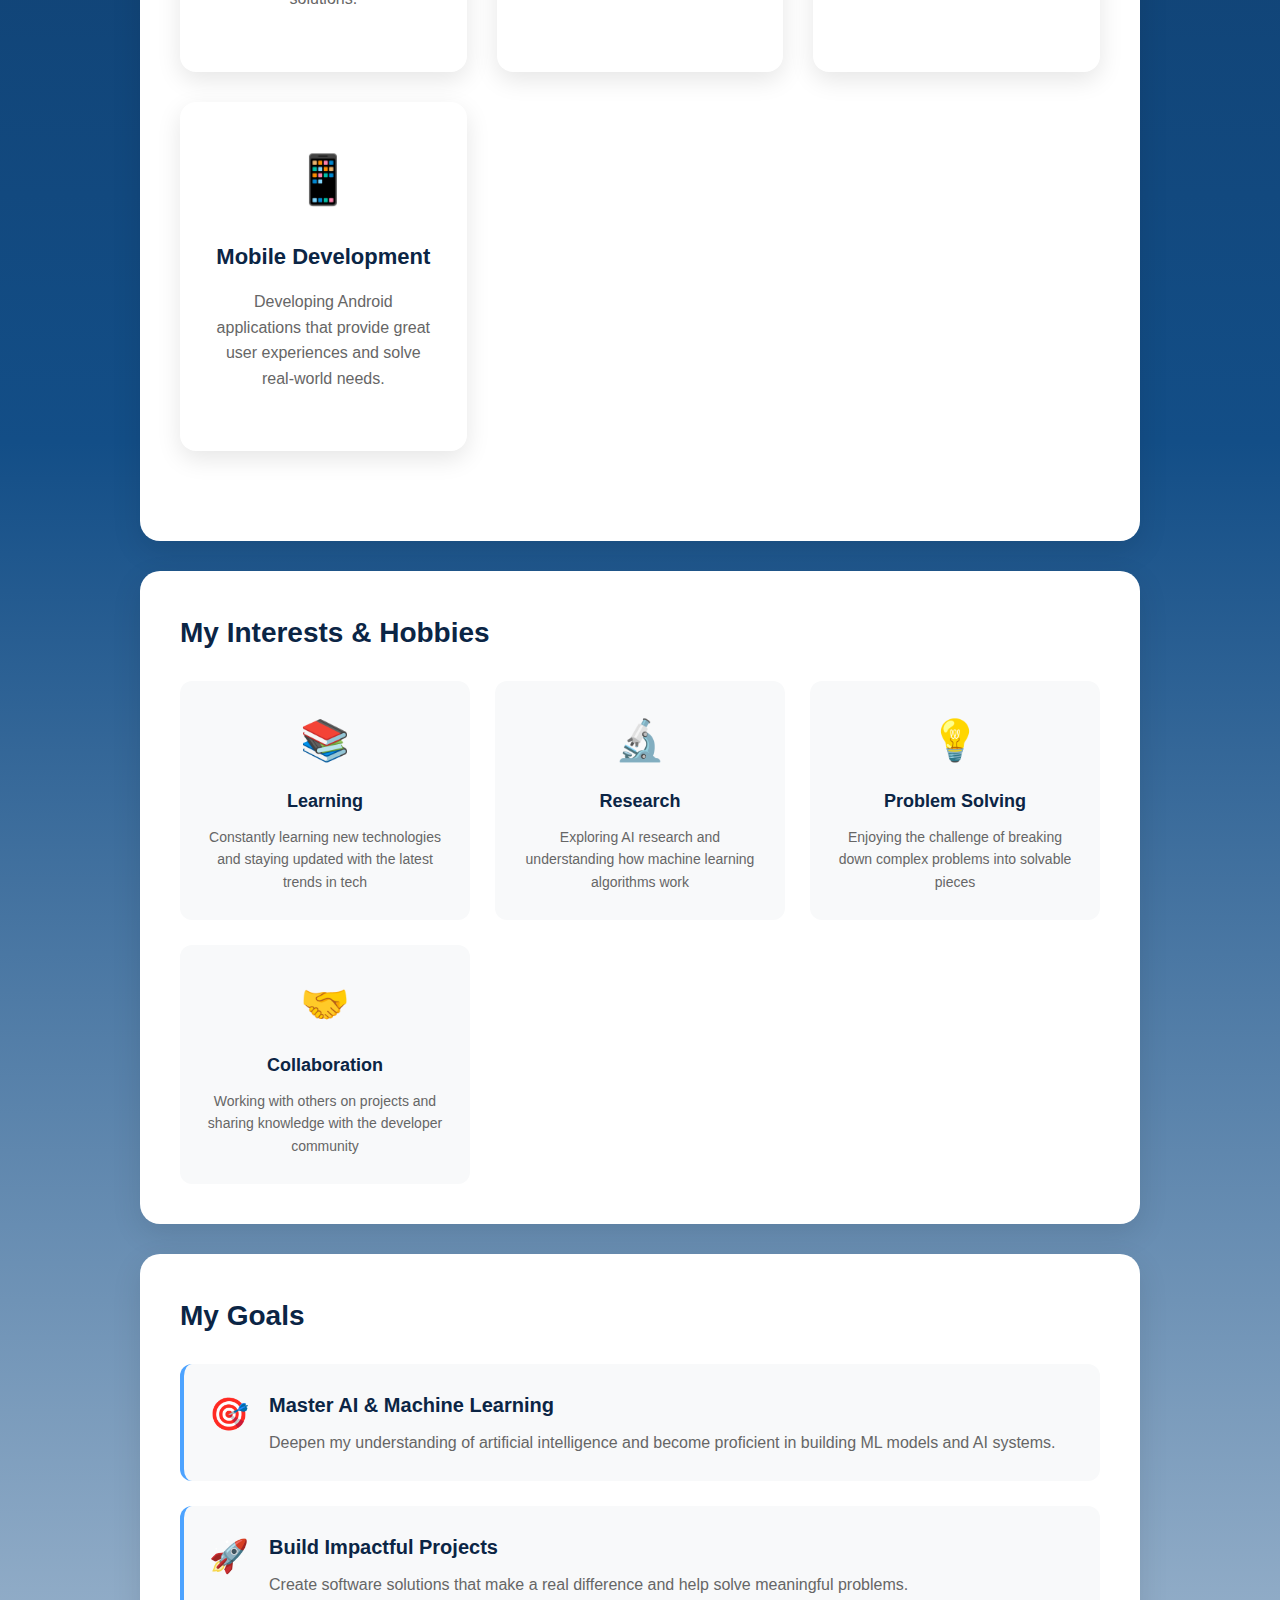
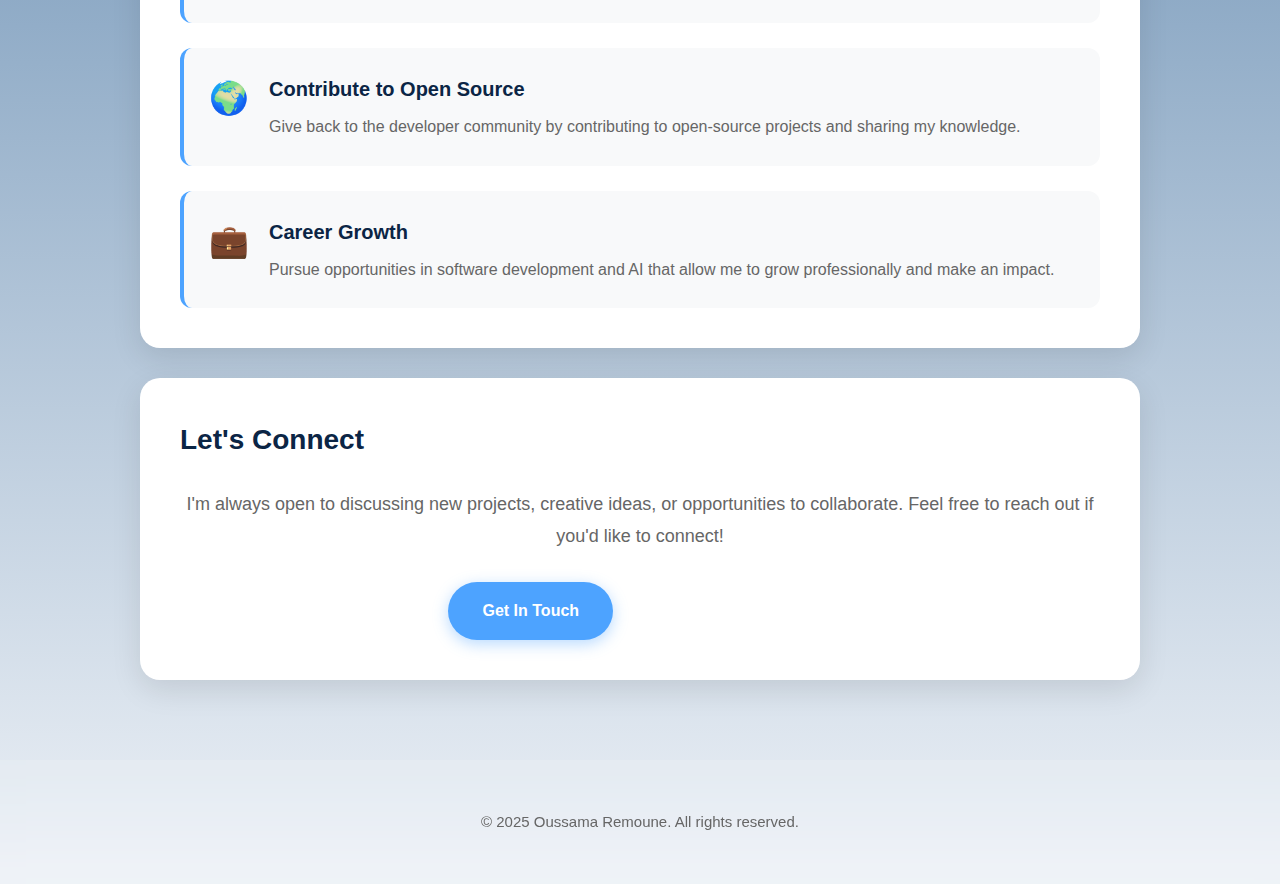
<file: oussR.github.io-main/about.html>
<!DOCTYPE html>
<html lang="en">
<head>
    <meta charset="UTF-8">
    <meta name="viewport" content="width=device-width, initial-scale=1.0">
    <meta name="description" content="About Oussama Remoune - Learn more about my background, interests, and goals">
    <title>Oussama Remoune | About</title>
    <link rel="stylesheet" href="style.css">
</head>
<body>

<nav>
    <div class="nav-container">
        <a href="index.html" class="nav-logo">OR</a>
        <div class="nav-links">
            <a href="index.html">Home</a>
            <a href="about.html" class="active">About</a>
            <a href="cv.html">CV</a>
            <a href="projects.html">Projects</a>
            <a href="blog.html">Blog</a>
            <a href="contact.html">Contact</a>
        </div>
    </div>
</nav>

<header class="page-header">
    <h1>About Me</h1>
    <p>Get to know more about who I am, what I do, and what drives me</p>
</header>

<main class="container">
    <section class="card about-intro">
        <div class="about-profile-section">
            <div class="profile-photo-container-about">
                <img src="profile.jpg" alt="Oussama Remoune" class="profile-photo-about" onerror="this.style.display='none'; this.nextElementSibling.style.display='block';">
                <div class="profile-photo-placeholder-about" style="display:none;">
                    <span>OR</span>
                </div>
            </div>
            <div class="about-text">
                <h2>Hello, I'm Oussama Remoune</h2>
                <p class="about-subtitle">Computer Science Student • AI & Software Development Enthusiast</p>
                <p>
                    I'm a passionate Computer Science student currently pursuing my Master's degree at Mohamed Khider University in Biskra, 
                    with a focus on Artificial Intelligence and Software Development. I love exploring the endless possibilities that technology 
                    offers and building innovative solutions to real-world problems.
                </p>
            </div>
        </div>
    </section>

    <section class="card">
        <h2>My Journey</h2>
        <div class="about-content">
            <p>
                My interest in computer science started with curiosity about how software works and how we can make computers 
                do amazing things. Over time, I've developed a particular passion for artificial intelligence and its potential 
                to transform industries and improve lives.
            </p>
            <p>
                As a student, I'm constantly learning and challenging myself with new technologies and programming languages. 
                From building Android applications to developing web interfaces and working with databases, I enjoy the entire 
                spectrum of software development.
            </p>
        </div>
    </section>

    <section class="card">
        <h2>What I Do</h2>
        <div class="features">
            <div class="feature-card">
                <div class="feature-icon">💻</div>
                <h3>Software Development</h3>
                <p>Building applications using Java, Python, and various frameworks to create functional and user-friendly software solutions.</p>
            </div>
            <div class="feature-card">
                <div class="feature-icon">🤖</div>
                <h3>AI & Machine Learning</h3>
                <p>Exploring artificial intelligence and machine learning to develop intelligent systems and solve complex problems.</p>
            </div>
            <div class="feature-card">
                <div class="feature-icon">🌐</div>
                <h3>Web Development</h3>
                <p>Creating responsive and modern web interfaces using HTML, CSS, and various web technologies.</p>
            </div>
            <div class="feature-card">
                <div class="feature-icon">📱</div>
                <h3>Mobile Development</h3>
                <p>Developing Android applications that provide great user experiences and solve real-world needs.</p>
            </div>
        </div>
    </section>

    <section class="card">
        <h2>My Interests & Hobbies</h2>
        <div class="interests-grid">
            <div class="interest-item">
                <span class="interest-icon">📚</span>
                <strong>Learning</strong>
                <p>Constantly learning new technologies and staying updated with the latest trends in tech</p>
            </div>
            <div class="interest-item">
                <span class="interest-icon">🔬</span>
                <strong>Research</strong>
                <p>Exploring AI research and understanding how machine learning algorithms work</p>
            </div>
            <div class="interest-item">
                <span class="interest-icon">💡</span>
                <strong>Problem Solving</strong>
                <p>Enjoying the challenge of breaking down complex problems into solvable pieces</p>
            </div>
            <div class="interest-item">
                <span class="interest-icon">🤝</span>
                <strong>Collaboration</strong>
                <p>Working with others on projects and sharing knowledge with the developer community</p>
            </div>
        </div>
    </section>

    <section class="card">
        <h2>My Goals</h2>
        <div class="goals-list">
            <div class="goal-item">
                <span class="goal-icon">🎯</span>
                <div>
                    <h3>Master AI & Machine Learning</h3>
                    <p>Deepen my understanding of artificial intelligence and become proficient in building ML models and AI systems.</p>
                </div>
            </div>
            <div class="goal-item">
                <span class="goal-icon">🚀</span>
                <div>
                    <h3>Build Impactful Projects</h3>
                    <p>Create software solutions that make a real difference and help solve meaningful problems.</p>
                </div>
            </div>
            <div class="goal-item">
                <span class="goal-icon">🌍</span>
                <div>
                    <h3>Contribute to Open Source</h3>
                    <p>Give back to the developer community by contributing to open-source projects and sharing my knowledge.</p>
                </div>
            </div>
            <div class="goal-item">
                <span class="goal-icon">💼</span>
                <div>
                    <h3>Career Growth</h3>
                    <p>Pursue opportunities in software development and AI that allow me to grow professionally and make an impact.</p>
                </div>
            </div>
        </div>
    </section>

    <section class="card">
        <h2>Let's Connect</h2>
        <p class="connect-text">
            I'm always open to discussing new projects, creative ideas, or opportunities to collaborate. 
            Feel free to reach out if you'd like to connect!
        </p>
        <div class="connect-buttons">
            <a href="contact.html" class="btn btn-primary">Get In Touch</a>
            <a href="projects.html" class="btn btn-secondary">View My Projects</a>
        </div>
    </section>
</main>

<footer>
    <p>&copy; 2025 Oussama Remoune. All rights reserved.</p>
</footer>

</body>
</html>
</file>
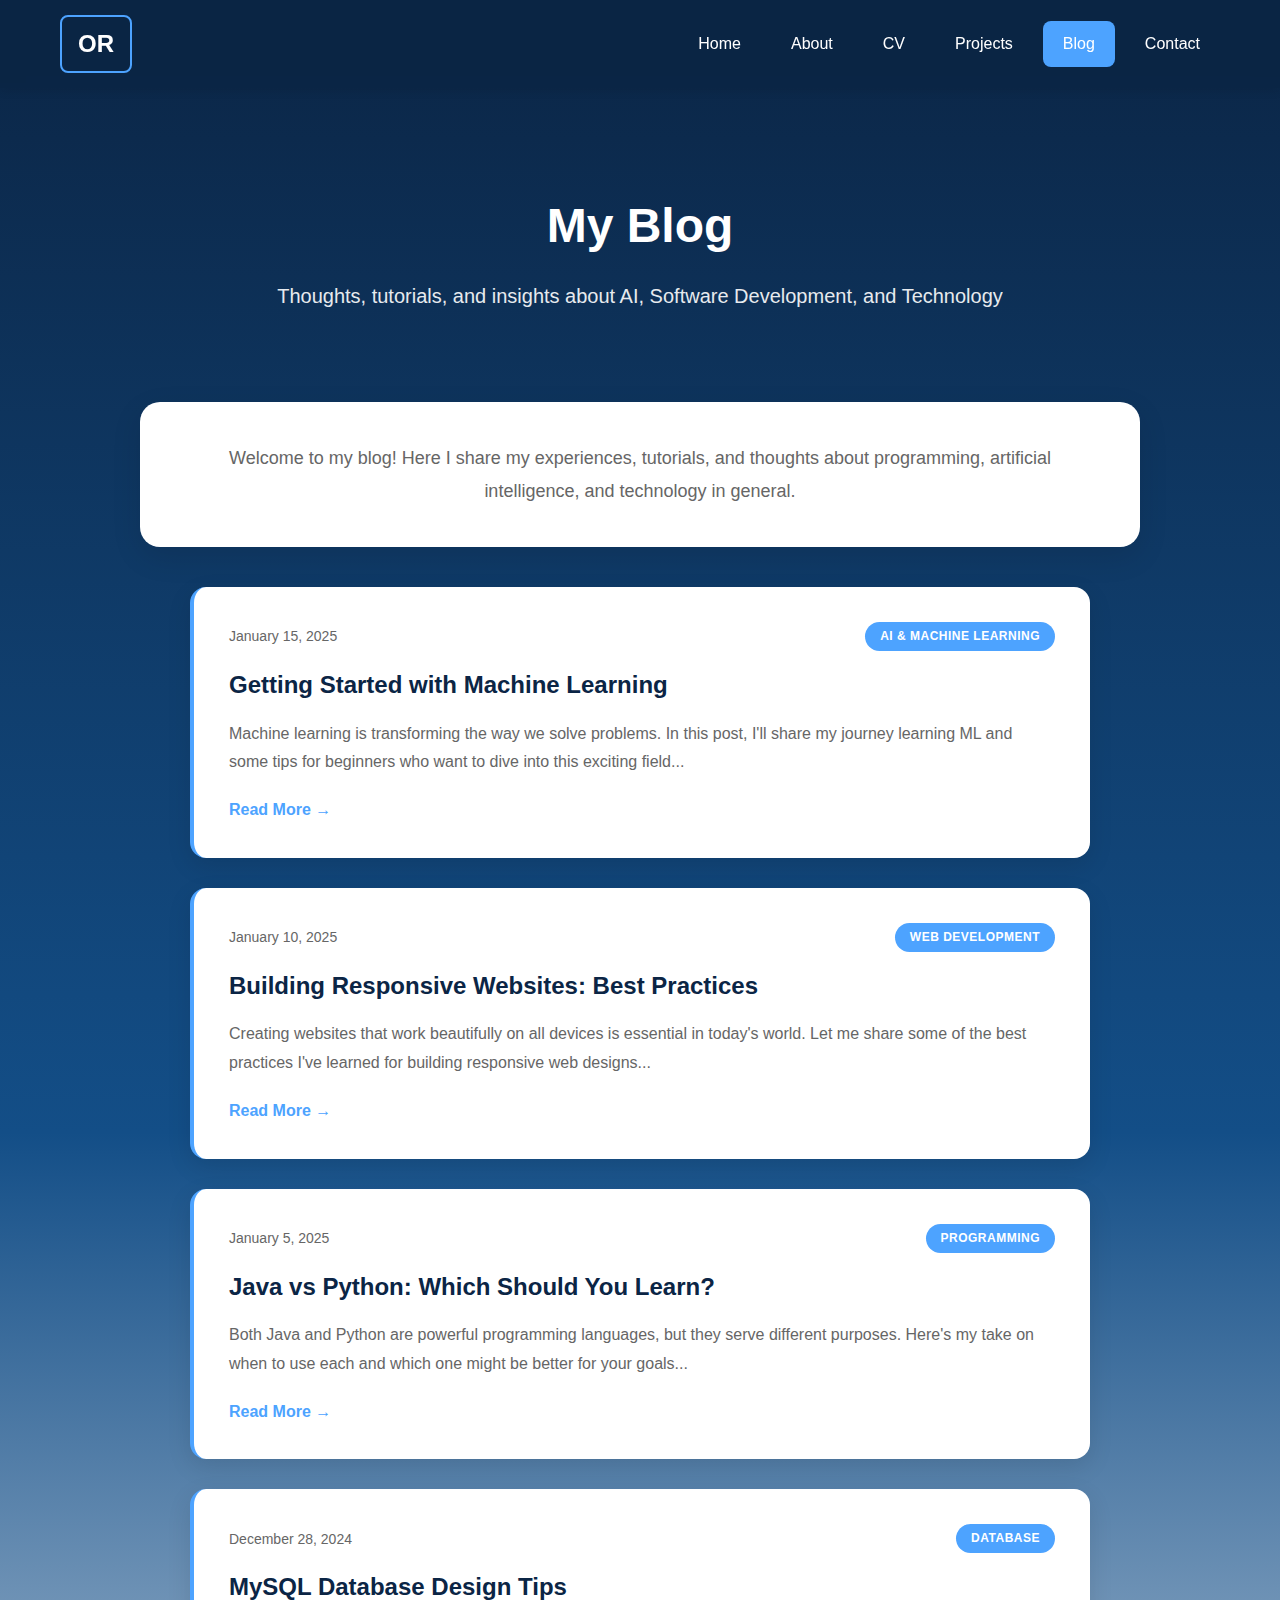
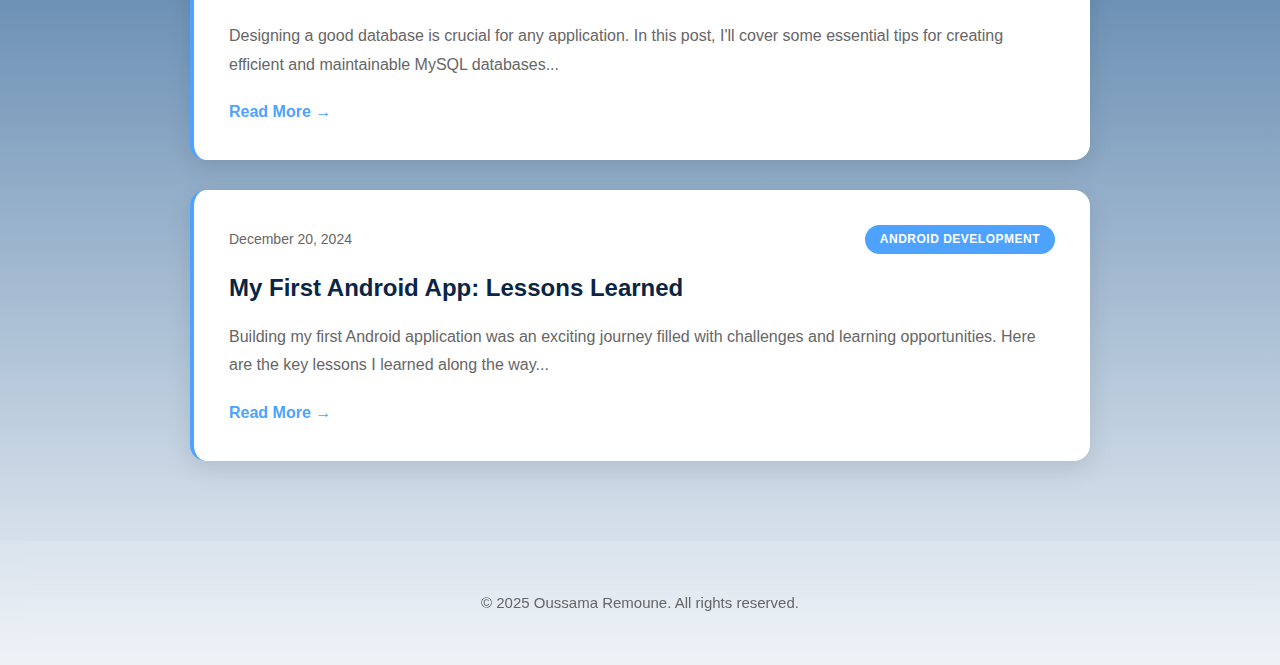
<file: oussR.github.io-main/blog.html>
<!DOCTYPE html>
<html lang="en">
<head>
    <meta charset="UTF-8">
    <meta name="viewport" content="width=device-width, initial-scale=1.0">
    <meta name="description" content="Oussama Remoune - Blog about AI, Software Development, and Technology">
    <title>Oussama Remoune | Blog</title>
    <link rel="stylesheet" href="style.css">
</head>
<body>

<nav>
    <div class="nav-container">
        <a href="index.html" class="nav-logo">OR</a>
        <div class="nav-links">
            <a href="index.html">Home</a>
            <a href="about.html">About</a>
            <a href="cv.html">CV</a>
            <a href="projects.html">Projects</a>
            <a href="blog.html" class="active">Blog</a>
            <a href="contact.html">Contact</a>
        </div>
    </div>
</nav>

<header class="page-header">
    <h1>My Blog</h1>
    <p>Thoughts, tutorials, and insights about AI, Software Development, and Technology</p>
</header>

<main class="container">
    <section class="card blog-intro">
        <p>Welcome to my blog! Here I share my experiences, tutorials, and thoughts about programming, artificial intelligence, and technology in general.</p>
    </section>

    <div class="blog-posts">
        <!-- Blog Post 1 -->
        <article class="blog-post-card">
            <div class="blog-post-header">
                <span class="blog-post-date">January 15, 2025</span>
                <span class="blog-post-category">AI & Machine Learning</span>
            </div>
            <h2>Getting Started with Machine Learning</h2>
            <p class="blog-post-excerpt">Machine learning is transforming the way we solve problems. In this post, I'll share my journey learning ML and some tips for beginners who want to dive into this exciting field...</p>
            <a href="#" class="blog-read-more">Read More →</a>
        </article>

        <!-- Blog Post 2 -->
        <article class="blog-post-card">
            <div class="blog-post-header">
                <span class="blog-post-date">January 10, 2025</span>
                <span class="blog-post-category">Web Development</span>
            </div>
            <h2>Building Responsive Websites: Best Practices</h2>
            <p class="blog-post-excerpt">Creating websites that work beautifully on all devices is essential in today's world. Let me share some of the best practices I've learned for building responsive web designs...</p>
            <a href="#" class="blog-read-more">Read More →</a>
        </article>

        <!-- Blog Post 3 -->
        <article class="blog-post-card">
            <div class="blog-post-header">
                <span class="blog-post-date">January 5, 2025</span>
                <span class="blog-post-category">Programming</span>
            </div>
            <h2>Java vs Python: Which Should You Learn?</h2>
            <p class="blog-post-excerpt">Both Java and Python are powerful programming languages, but they serve different purposes. Here's my take on when to use each and which one might be better for your goals...</p>
            <a href="#" class="blog-read-more">Read More →</a>
        </article>

        <!-- Blog Post 4 -->
        <article class="blog-post-card">
            <div class="blog-post-header">
                <span class="blog-post-date">December 28, 2024</span>
                <span class="blog-post-category">Database</span>
            </div>
            <h2>MySQL Database Design Tips</h2>
            <p class="blog-post-excerpt">Designing a good database is crucial for any application. In this post, I'll cover some essential tips for creating efficient and maintainable MySQL databases...</p>
            <a href="#" class="blog-read-more">Read More →</a>
        </article>

        <!-- Blog Post 5 -->
        <article class="blog-post-card">
            <div class="blog-post-header">
                <span class="blog-post-date">December 20, 2024</span>
                <span class="blog-post-category">Android Development</span>
            </div>
            <h2>My First Android App: Lessons Learned</h2>
            <p class="blog-post-excerpt">Building my first Android application was an exciting journey filled with challenges and learning opportunities. Here are the key lessons I learned along the way...</p>
            <a href="#" class="blog-read-more">Read More →</a>
        </article>
    </div>
</main>

<footer>
    <p>&copy; 2025 Oussama Remoune. All rights reserved.</p>
</footer>

</body>
</html>
</file>
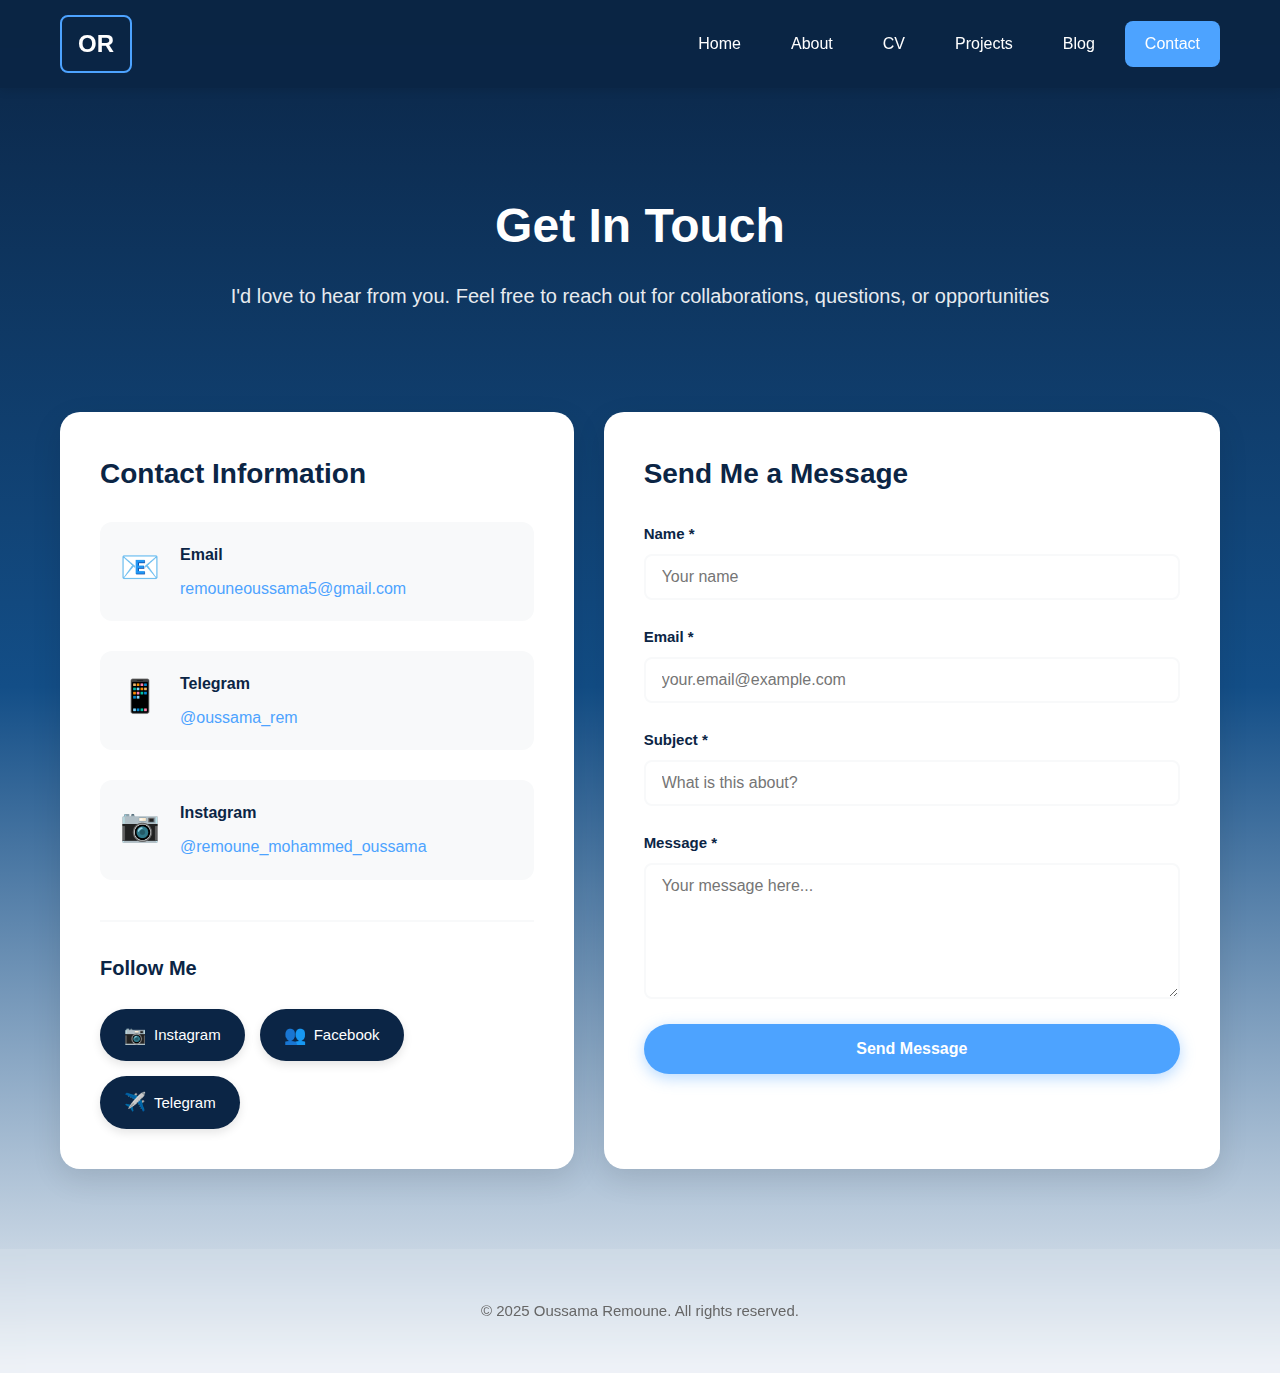
<file: oussR.github.io-main/contact.html>
<!DOCTYPE html>
<html lang="en">
<head>
    <meta charset="UTF-8">
    <meta name="viewport" content="width=device-width, initial-scale=1.0">
    <meta name="description" content="Contact Oussama Remoune - Get in touch for collaborations, questions, or opportunities">
    <title>Oussama Remoune | Contact</title>
    <link rel="stylesheet" href="style.css">
</head>
<body>

<nav>
    <div class="nav-container">
        <a href="index.html" class="nav-logo">OR</a>
        <div class="nav-links">
            <a href="index.html">Home</a>
            <a href="about.html">About</a>
            <a href="cv.html">CV</a>
            <a href="projects.html">Projects</a>
            <a href="blog.html">Blog</a>
            <a href="contact.html" class="active">Contact</a>
        </div>
    </div>
</nav>

<header class="page-header">
    <h1>Get In Touch</h1>
    <p>I'd love to hear from you. Feel free to reach out for collaborations, questions, or opportunities</p>
</header>

<main class="container">
    <div class="contact-wrapper">
        <!-- Contact Information Card -->
        <section class="card contact-info-card">
            <h2>Contact Information</h2>
            <div class="contact-info">
                <div class="contact-item">
                    <div class="contact-icon">📧</div>
                    <div class="contact-details">
                        <strong>Email</strong>
                        <a href="mailto:remouneoussama5@gmail.com">remouneoussama5@gmail.com</a>
                    </div>
                </div>
                <div class="contact-item">
                    <div class="contact-icon">📱</div>
                    <div class="contact-details">
                        <strong>Telegram</strong>
                        <a href="https://t.me/oussama_rem" target="_blank" rel="noopener noreferrer">@oussama_rem</a>
                    </div>
                </div>
                <div class="contact-item">
                    <div class="contact-icon">📷</div>
                    <div class="contact-details">
                        <strong>Instagram</strong>
                        <a href="https://www.instagram.com/remoune_mohammed_oussama/" target="_blank" rel="noopener noreferrer">@remoune_mohammed_oussama</a>
                    </div>
                </div>
            </div>

            <div class="social-contact">
                <h3>Follow Me</h3>
                <div class="social">
                    <a href="https://www.instagram.com/remoune_mohammed_oussama/" class="social-link" aria-label="Instagram" target="_blank" rel="noopener noreferrer">
                        <span>📷</span> Instagram
                    </a>
                    <a href="#" class="social-link" aria-label="Facebook" target="_blank" rel="noopener noreferrer">
                        <span>👥</span> Facebook
                    </a>
                    <a href="https://t.me/oussama_rem" class="social-link" aria-label="Telegram" target="_blank" rel="noopener noreferrer">
                        <span>✈️</span> Telegram
                    </a>
                </div>
            </div>
        </section>

        <!-- Contact Form Card -->
        <section class="card contact-form-card">
            <h2>Send Me a Message</h2>
            <form class="contact-form" id="contactForm">
                <div class="form-group">
                    <label for="name">Name *</label>
                    <input type="text" id="name" name="name" required placeholder="Your name">
                </div>
                <div class="form-group">
                    <label for="email">Email *</label>
                    <input type="email" id="email" name="email" required placeholder="your.email@example.com">
                </div>
                <div class="form-group">
                    <label for="subject">Subject *</label>
                    <input type="text" id="subject" name="subject" required placeholder="What is this about?">
                </div>
                <div class="form-group">
                    <label for="message">Message *</label>
                    <textarea id="message" name="message" rows="6" required placeholder="Your message here..."></textarea>
                </div>
                <button type="submit" class="btn btn-primary">Send Message</button>
            </form>
        </section>
    </div>
</main>

<footer>
    <p>&copy; 2025 Oussama Remoune. All rights reserved.</p>
</footer>

<script>
document.getElementById('contactForm').addEventListener('submit', function(e) {
    e.preventDefault();
    
    // Get form values
    const name = document.getElementById('name').value;
    const email = document.getElementById('email').value;
    const subject = document.getElementById('subject').value;
    const message = document.getElementById('message').value;
    
    // Create mailto link
    const mailtoLink = `mailto:remouneoussama5@gmail.com?subject=${encodeURIComponent(subject)}&body=${encodeURIComponent('Name: ' + name + '\nEmail: ' + email + '\n\nMessage:\n' + message)}`;
    
    // Open email client
    window.location.href = mailtoLink;
    
    // Show success message (optional)
    alert('Opening your email client... Please send the message from there.');
    
    // Reset form
    this.reset();
});
</script>

</body>
</html>
</file>
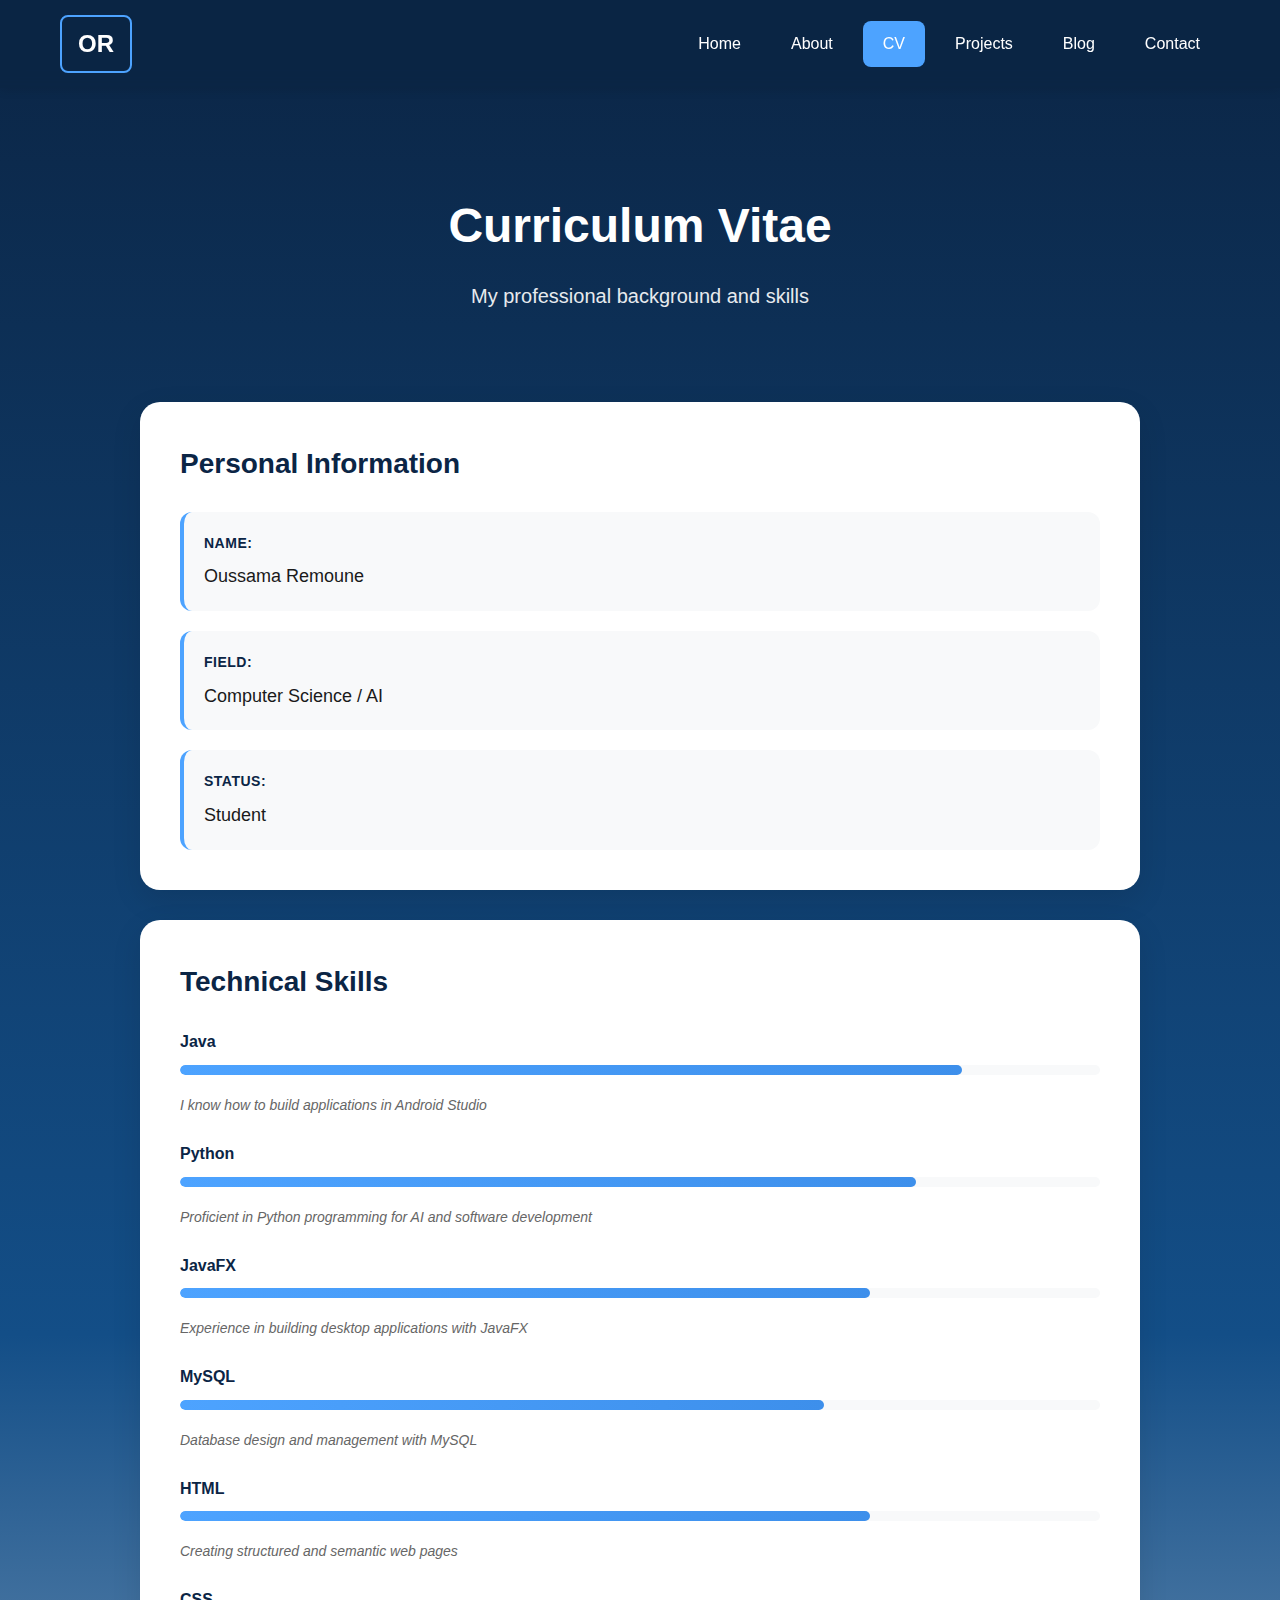
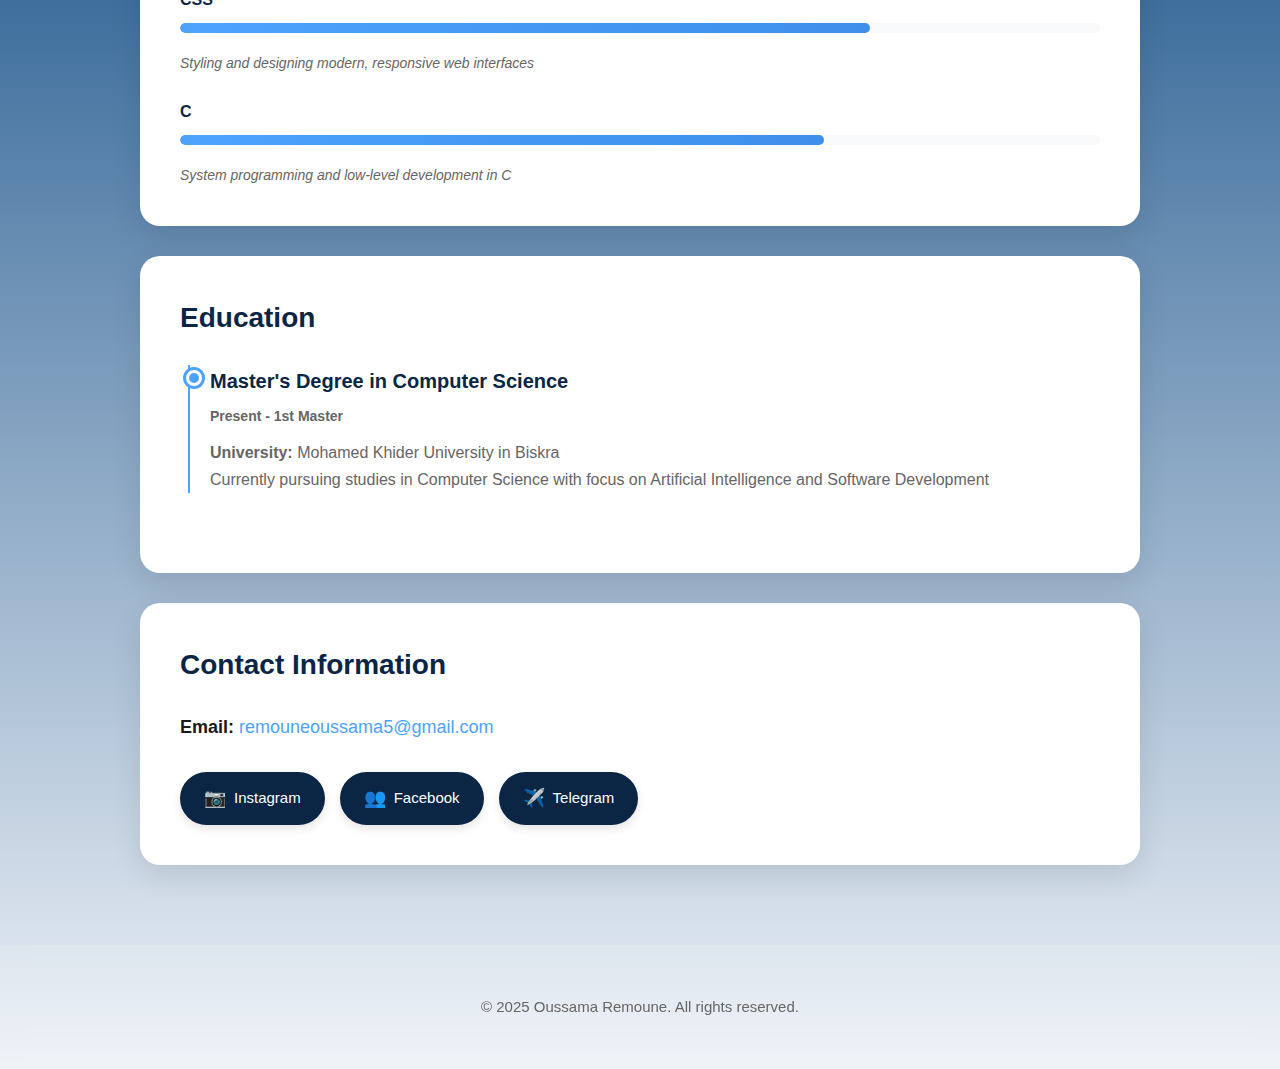
<file: oussR.github.io-main/cv.html>
<!DOCTYPE html>
<html lang="en">
<head>
    <meta charset="UTF-8">
    <meta name="viewport" content="width=device-width, initial-scale=1.0">
    <meta name="description" content="Oussama Remoune - Curriculum Vitae and Professional Experience">
    <title>Oussama Remoune | CV</title>
    <link rel="stylesheet" href="style.css">
</head>
<body>

<nav>
    <div class="nav-container">
        <a href="index.html" class="nav-logo">OR</a>
        <div class="nav-links">
            <a href="index.html">Home</a>
            <a href="about.html">About</a>
            <a href="cv.html" class="active">CV</a>
            <a href="projects.html">Projects</a>
            <a href="blog.html">Blog</a>
            <a href="contact.html">Contact</a>
        </div>
    </div>
</nav>

<header class="page-header">
    <h1>Curriculum Vitae</h1>
    <p>My professional background and skills</p>
</header>

<main class="container">
    <section class="card">
        <h2>Personal Information</h2>
        <div class="info-grid">
            <div class="info-item">
                <strong>Name:</strong>
                <span>Oussama Remoune</span>
            </div>
            <div class="info-item">
                <strong>Field:</strong>
                <span>Computer Science / AI</span>
            </div>
            <div class="info-item">
                <strong>Status:</strong>
                <span>Student</span>
            </div>
        </div>
    </section>

    <section class="card">
        <h2>Technical Skills</h2>
        <div class="skills-grid">
            <div class="skill-item">
                <span class="skill-name">Java</span>
                <div class="skill-bar">
                    <div class="skill-progress" style="width: 85%"></div>
                </div>
                <p class="skill-description">I know how to build applications in Android Studio</p>
            </div>
            <div class="skill-item">
                <span class="skill-name">Python</span>
                <div class="skill-bar">
                    <div class="skill-progress" style="width: 80%"></div>
                </div>
                <p class="skill-description">Proficient in Python programming for AI and software development</p>
            </div>
            <div class="skill-item">
                <span class="skill-name">JavaFX</span>
                <div class="skill-bar">
                    <div class="skill-progress" style="width: 75%"></div>
                </div>
                <p class="skill-description">Experience in building desktop applications with JavaFX</p>
            </div>
            <div class="skill-item">
                <span class="skill-name">MySQL</span>
                <div class="skill-bar">
                    <div class="skill-progress" style="width: 70%"></div>
                </div>
                <p class="skill-description">Database design and management with MySQL</p>
            </div>
            <div class="skill-item">
                <span class="skill-name">HTML</span>
                <div class="skill-bar">
                    <div class="skill-progress" style="width: 75%"></div>
                </div>
                <p class="skill-description">Creating structured and semantic web pages</p>
            </div>
            <div class="skill-item">
                <span class="skill-name">CSS</span>
                <div class="skill-bar">
                    <div class="skill-progress" style="width: 75%"></div>
                </div>
                <p class="skill-description">Styling and designing modern, responsive web interfaces</p>
            </div>
            <div class="skill-item">
                <span class="skill-name">C</span>
                <div class="skill-bar">
                    <div class="skill-progress" style="width: 70%"></div>
                </div>
                <p class="skill-description">System programming and low-level development in C</p>
            </div>
        </div>
    </section>

    <section class="card">
        <h2>Education</h2>
        <div class="timeline">
            <div class="timeline-item">
                <div class="timeline-marker"></div>
                <div class="timeline-content">
                    <h3>Master's Degree in Computer Science</h3>
                    <p class="timeline-date">Present - 1st Master</p>
                    <p><strong>University:</strong> Mohamed Khider University in Biskra</p>
                    <p>Currently pursuing studies in Computer Science with focus on Artificial Intelligence and Software Development</p>
                </div>
            </div>
        </div>
    </section>

    <section class="card">
        <h2>Contact Information</h2>
        <div class="contact-info">
            <p><strong>Email:</strong> <a href="mailto:remouneoussama5@gmail.com">remouneoussama5@gmail.com</a></p>
        </div>
        <div class="social">
            <a href="https://www.instagram.com/remoune_mohammed_oussama/" class="social-link" aria-label="Instagram" target="_blank" rel="noopener noreferrer">
                <span>📷</span> Instagram
            </a>
            <a href="#" class="social-link" aria-label="Facebook" target="_blank" rel="noopener noreferrer">
                <span>👥</span> Facebook
            </a>
            <a href="https://t.me/oussama_rem" class="social-link" aria-label="Telegram" target="_blank" rel="noopener noreferrer">
                <span>✈️</span> Telegram
            </a>
        </div>
    </section>
</main>

<footer>
    <p>&copy; 2025 Oussama Remoune. All rights reserved.</p>
</footer>

</body>
</html>
</file>
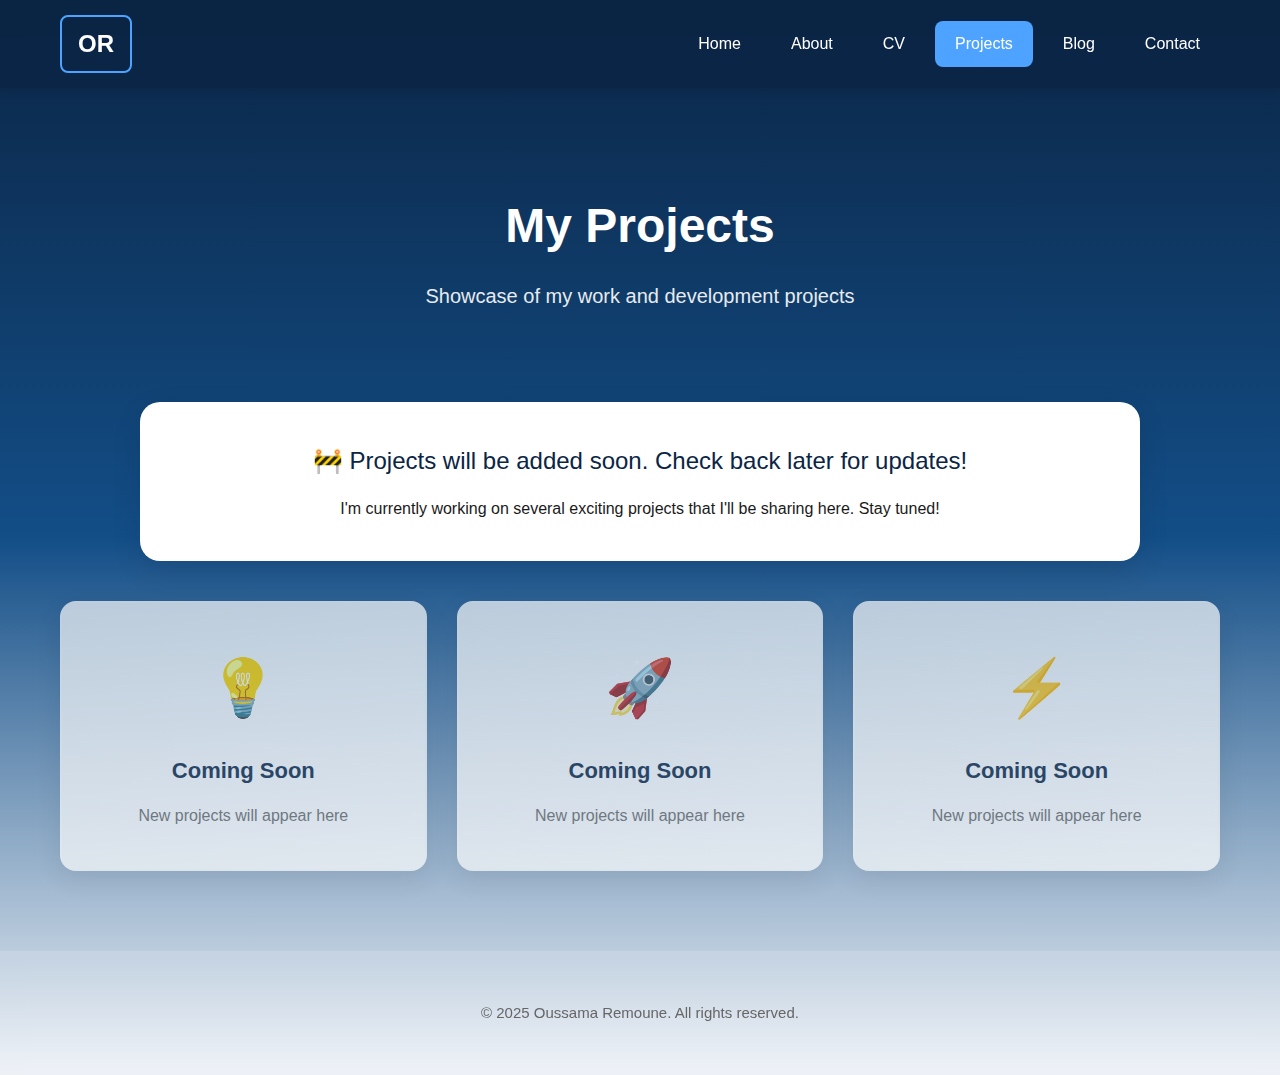
<file: oussR.github.io-main/projects.html>
<!DOCTYPE html>
<html lang="en">
<head>
    <meta charset="UTF-8">
    <meta name="viewport" content="width=device-width, initial-scale=1.0">
    <meta name="description" content="Oussama Remoune - Portfolio of Software Development Projects">
    <title>Oussama Remoune | Projects</title>
    <link rel="stylesheet" href="style.css">
</head>
<body>

<nav>
    <div class="nav-container">
        <a href="index.html" class="nav-logo">OR</a>
        <div class="nav-links">
            <a href="index.html">Home</a>
            <a href="about.html">About</a>
            <a href="cv.html">CV</a>
            <a href="projects.html" class="active">Projects</a>
            <a href="blog.html">Blog</a>
            <a href="contact.html">Contact</a>
        </div>
    </div>
</nav>

<header class="page-header">
    <h1>My Projects</h1>
    <p>Showcase of my work and development projects</p>
</header>

<main class="container">
    <section class="card projects-intro">
        <p class="coming-soon">🚧 Projects will be added soon. Check back later for updates!</p>
        <p>I'm currently working on several exciting projects that I'll be sharing here. Stay tuned!</p>
    </section>

    <div class="projects-grid">
        <!-- Placeholder for future projects -->
        <div class="project-card placeholder">
            <div class="project-icon">💡</div>
            <h3>Coming Soon</h3>
            <p>New projects will appear here</p>
        </div>
        <div class="project-card placeholder">
            <div class="project-icon">🚀</div>
            <h3>Coming Soon</h3>
            <p>New projects will appear here</p>
        </div>
        <div class="project-card placeholder">
            <div class="project-icon">⚡</div>
            <h3>Coming Soon</h3>
            <p>New projects will appear here</p>
        </div>
    </div>
</main>

<footer>
    <p>&copy; 2025 Oussama Remoune. All rights reserved.</p>
</footer>

</body>
</html>
</file>
<file: style.css>
/* ===== Global Styles ===== */
* {
    box-sizing: border-box;
    margin: 0;
    padding: 0;
}

:root {
    --primary-color: #0a0e27;
    --secondary-color: #00d4ff;
    --accent-color: #0099cc;
    --text-dark: #e0e0e0;
    --text-light: #a0a0a0;
    --bg-light: #1a1f35;
    --bg-card: #1e2339;
    --bg-dark: #0f1117;
    --white: #ffffff;
    --shadow: rgba(0, 0, 0, 0.3);
    --shadow-hover: rgba(0, 212, 255, 0.2);
    --border-color: #2a2f45;
}

html {
    scroll-behavior: smooth;
}

body {
    margin: 0;
    font-family: -apple-system, BlinkMacSystemFont, "Segoe UI", Roboto, "Helvetica Neue", Arial, sans-serif;
    background: var(--bg-dark);
    background-image: 
        radial-gradient(at 0% 0%, rgba(0, 212, 255, 0.1) 0px, transparent 50%),
        radial-gradient(at 100% 100%, rgba(0, 212, 255, 0.05) 0px, transparent 50%);
    color: var(--text-dark);
    line-height: 1.6;
    min-height: 100vh;
}

.section {
    padding: 100px 0;
    position: relative;
}

.section:not(.hero) {
    min-height: auto;
}

.section-header {
    text-align: center;
    margin-bottom: 60px;
    padding: 0 20px;
}

.section-header h2 {
    font-size: clamp(32px, 5vw, 48px);
    font-weight: 700;
    color: var(--white);
    margin-bottom: 15px;
    background: linear-gradient(135deg, var(--white) 0%, var(--secondary-color) 100%);
    -webkit-background-clip: text;
    -webkit-text-fill-color: transparent;
    background-clip: text;
}

.section-header p {
    font-size: clamp(16px, 2vw, 20px);
    color: var(--text-light);
    max-width: 600px;
    margin: 0 auto;
}

.container {
    max-width: 1200px;
    margin: 0 auto;
    padding: 0 20px;
}

/* ===== Navigation ===== */
nav {
    background: rgba(10, 14, 39, 0.95);
    backdrop-filter: blur(20px);
    padding: 0;
    position: sticky;
    top: 0;
    z-index: 1000;
    box-shadow: 0 4px 20px rgba(0, 0, 0, 0.5);
    border-bottom: 1px solid var(--border-color);
}

.nav-container {
    max-width: 1200px;
    margin: 0 auto;
    padding: 15px 20px;
    display: flex;
    justify-content: space-between;
    align-items: center;
}

.nav-logo {
    font-size: 24px;
    font-weight: bold;
    color: var(--white);
    text-decoration: none;
    padding: 8px 16px;
    border: 2px solid var(--secondary-color);
    border-radius: 8px;
    transition: all 0.3s ease;
    background: rgba(0, 212, 255, 0.1);
}

.nav-logo:hover {
    background: var(--secondary-color);
    color: var(--primary-color);
    transform: scale(1.05);
    box-shadow: 0 0 20px rgba(0, 212, 255, 0.5);
}

.nav-links {
    display: flex;
    gap: 10px;
}

.mobile-menu-toggle {
    display: none;
    flex-direction: column;
    gap: 5px;
    background: transparent;
    border: none;
    cursor: pointer;
    padding: 5px;
}

.mobile-menu-toggle span {
    width: 25px;
    height: 3px;
    background: var(--white);
    border-radius: 3px;
    transition: all 0.3s ease;
}

.mobile-menu-toggle.active span:nth-child(1) {
    transform: rotate(45deg) translate(8px, 8px);
}

.mobile-menu-toggle.active span:nth-child(2) {
    opacity: 0;
}

.mobile-menu-toggle.active span:nth-child(3) {
    transform: rotate(-45deg) translate(7px, -7px);
}

nav a {
    color: var(--white);
    text-decoration: none;
    font-size: 16px;
    font-weight: 500;
    padding: 10px 20px;
    border-radius: 8px;
    transition: all 0.3s ease;
    position: relative;
}

nav a:not(.nav-logo):hover {
    background: rgba(0, 212, 255, 0.15);
    transform: translateY(-2px);
    color: var(--secondary-color);
}

nav a.active {
    background: rgba(0, 212, 255, 0.2);
    color: var(--secondary-color);
    border: 1px solid var(--secondary-color);
}

/* ===== Hero Section ===== */
.hero {
    text-align: center;
    padding: 150px 20px 100px;
    color: var(--white);
    background: linear-gradient(135deg, var(--primary-color) 0%, var(--bg-dark) 100%);
    position: relative;
    overflow: hidden;
}

.hero::before {
    content: '';
    position: absolute;
    top: 0;
    left: 0;
    right: 0;
    bottom: 0;
    background: 
        radial-gradient(circle at 20% 50%, rgba(0, 212, 255, 0.1) 0%, transparent 50%),
        radial-gradient(circle at 80% 80%, rgba(0, 212, 255, 0.05) 0%, transparent 50%);
    pointer-events: none;
}

.hero-content {
    max-width: 800px;
    margin: 0 auto;
    animation: fadeInUp 0.8s ease;
}

.profile-photo-container {
    margin-bottom: 30px;
    display: flex;
    justify-content: center;
    align-items: center;
}

.profile-photo {
    width: 180px;
    height: 180px;
    border-radius: 50%;
    object-fit: cover;
    border: 5px solid var(--secondary-color);
    box-shadow: 0 10px 30px rgba(0, 0, 0, 0.3);
    transition: transform 0.3s ease;
}

.profile-photo:hover {
    transform: scale(1.05);
}

.profile-photo-placeholder {
    width: 180px;
    height: 180px;
    border-radius: 50%;
    background: var(--secondary-color);
    display: flex;
    align-items: center;
    justify-content: center;
    border: 5px solid var(--white);
    box-shadow: 0 10px 30px rgba(0, 0, 0, 0.3);
}

.profile-photo-placeholder span {
    font-size: 64px;
    font-weight: bold;
    color: var(--white);
}

.hero h1 {
    font-size: clamp(36px, 5vw, 64px);
    margin-bottom: 20px;
    font-weight: 700;
    letter-spacing: -1px;
}

.hero-subtitle {
    font-size: clamp(18px, 2.5vw, 28px);
    margin-bottom: 15px;
    opacity: 0.95;
    font-weight: 400;
}

.hero-description {
    font-size: clamp(16px, 2vw, 20px);
    margin-bottom: 40px;
    opacity: 0.9;
    line-height: 1.8;
}

.hero-buttons {
    display: flex;
    gap: 20px;
    justify-content: center;
    flex-wrap: wrap;
}

.btn {
    display: inline-block;
    padding: 14px 32px;
    border-radius: 50px;
    text-decoration: none;
    font-weight: 600;
    font-size: 16px;
    transition: all 0.3s ease;
    border: 2px solid transparent;
}

.btn-primary {
    background: var(--secondary-color);
    color: var(--primary-color);
    box-shadow: 0 4px 15px rgba(0, 212, 255, 0.4);
}

.btn-primary:hover {
    background: #00b8e6;
    transform: translateY(-3px);
    box-shadow: 0 6px 20px rgba(0, 212, 255, 0.6);
}

.btn-secondary {
    background: transparent;
    color: var(--white);
    border: 2px solid var(--white);
}

.btn-secondary:hover {
    background: var(--white);
    color: var(--bg-dark);
    transform: translateY(-3px);
}

/* ===== Page Header ===== */
.page-header {
    text-align: center;
    padding: 100px 20px 60px;
    color: var(--white);
}

.page-header h1 {
    font-size: clamp(36px, 5vw, 48px);
    margin-bottom: 15px;
    font-weight: 700;
}

.page-header p {
    font-size: clamp(16px, 2vw, 20px);
    opacity: 0.9;
}

/* ===== Cards ===== */
.card {
    background: var(--bg-card);
    max-width: 1000px;
    margin: 30px auto;
    padding: 40px;
    border-radius: 20px;
    border: 1px solid var(--border-color);
    box-shadow: 0 10px 40px rgba(0, 0, 0, 0.4);
    transition: all 0.3s ease;
    animation: fadeInUp 0.6s ease;
}

.card:hover {
    transform: translateY(-8px);
    box-shadow: 0 20px 60px rgba(0, 212, 255, 0.15);
    border-color: var(--secondary-color);
}

.card h2,
.card h3,
.card h4 {
    color: var(--white);
    margin-top: 0;
    margin-bottom: 25px;
    font-size: 28px;
    font-weight: 700;
}

.card h3 {
    font-size: 24px;
}

.card h4 {
    font-size: 20px;
}

.card-icon {
    font-size: 48px;
    margin-bottom: 20px;
}

.intro-card {
    text-align: center;
}

.intro-card p {
    font-size: 18px;
    line-height: 1.8;
    color: var(--text-light);
}

.card p {
    color: var(--text-light);
}

/* ===== Features Grid ===== */
.features {
    display: grid;
    grid-template-columns: repeat(auto-fit, minmax(280px, 1fr));
    gap: 30px;
    margin: 50px auto;
    max-width: 1200px;
}

.feature-card {
    background: var(--bg-card);
    padding: 40px 30px;
    border-radius: 16px;
    text-align: center;
    border: 1px solid var(--border-color);
    box-shadow: 0 8px 30px rgba(0, 0, 0, 0.3);
    transition: all 0.3s ease;
}

.feature-card:hover {
    transform: translateY(-8px);
    box-shadow: 0 15px 50px rgba(0, 212, 255, 0.15);
    border-color: var(--secondary-color);
}

.feature-icon {
    font-size: 48px;
    margin-bottom: 20px;
}

.feature-card h3 {
    color: var(--white);
    margin-bottom: 15px;
    font-size: 22px;
}

.feature-card p {
    color: var(--text-light);
    line-height: 1.6;
    margin-bottom: 20px;
}

.see-more-btn {
    background: var(--secondary-color);
    color: var(--primary-color);
    border: none;
    padding: 10px 24px;
    border-radius: 25px;
    font-size: 14px;
    font-weight: 600;
    cursor: pointer;
    transition: all 0.3s ease;
    margin-top: 10px;
    box-shadow: 0 4px 10px rgba(0, 212, 255, 0.3);
}

.see-more-btn:hover {
    background: #00b8e6;
    transform: translateY(-2px);
    box-shadow: 0 6px 15px rgba(0, 212, 255, 0.4);
}

.expandable-content {
    margin-top: 20px;
    padding-top: 20px;
    border-top: 2px solid var(--bg-light);
    animation: slideDown 0.3s ease;
}

@keyframes slideDown {
    from {
        opacity: 0;
        transform: translateY(-10px);
    }
    to {
        opacity: 1;
        transform: translateY(0);
    }
}

.education-details {
    text-align: left;
}

.education-details p {
    margin-bottom: 12px;
    color: var(--text-dark);
    font-size: 16px;
}

.education-details strong {
    color: var(--secondary-color);
    font-weight: 600;
}

.skills-details {
    text-align: left;
}

.skill-detail-item {
    margin-bottom: 20px;
    padding: 15px;
    background: var(--bg-light);
    border-radius: 10px;
    border-left: 4px solid var(--secondary-color);
}

.skill-detail-item strong {
    color: var(--secondary-color);
    font-size: 18px;
    display: block;
    margin-bottom: 8px;
}

.skill-detail-item p {
    color: var(--text-light);
    margin: 0;
    line-height: 1.6;
}

/* ===== Info Grid ===== */
.info-grid {
    display: grid;
    gap: 20px;
    margin-top: 20px;
}

.info-item {
    display: flex;
    flex-direction: column;
    gap: 8px;
    padding: 20px;
    background: var(--bg-light);
    border-radius: 12px;
    border: 1px solid var(--border-color);
    border-left: 4px solid var(--secondary-color);
}

.info-item strong {
    color: var(--secondary-color);
    font-size: 14px;
    text-transform: uppercase;
    letter-spacing: 0.5px;
}

.info-item span {
    color: var(--white);
    font-size: 18px;
    font-weight: 500;
}

/* ===== Skills ===== */
.skills-grid {
    display: grid;
    gap: 25px;
    margin-top: 25px;
}

.skill-item {
    display: flex;
    flex-direction: column;
    gap: 10px;
}

.skill-name {
    font-weight: 600;
    color: var(--white);
    font-size: 16px;
}

.skill-bar {
    height: 10px;
    background: var(--bg-light);
    border-radius: 10px;
    overflow: hidden;
    position: relative;
    border: 1px solid var(--border-color);
}

.skill-progress {
    height: 100%;
    background: linear-gradient(90deg, var(--secondary-color), #00b8e6);
    border-radius: 10px;
    transition: width 1s ease;
    animation: slideIn 1s ease;
    box-shadow: 0 0 10px rgba(0, 212, 255, 0.5);
}

.skill-description {
    margin-top: 10px;
    font-size: 14px;
    color: var(--text-light);
    font-style: italic;
    line-height: 1.5;
}

/* ===== Timeline ===== */
.timeline {
    position: relative;
    padding-left: 30px;
    margin-top: 20px;
}

.timeline::before {
    content: "";
    position: absolute;
    left: 8px;
    top: 0;
    bottom: 0;
    width: 2px;
    background: var(--secondary-color);
}

.timeline-item {
    position: relative;
    margin-bottom: 40px;
}

.timeline-marker {
    position: absolute;
    left: -24px;
    top: 5px;
    width: 16px;
    height: 16px;
    border-radius: 50%;
    background: var(--secondary-color);
    border: 3px solid var(--bg-card);
    box-shadow: 0 0 0 3px var(--secondary-color);
}

.timeline-content h3,
.timeline-content h4 {
    color: var(--white);
    margin-bottom: 8px;
    font-size: 20px;
}

.timeline-date {
    color: var(--secondary-color);
    font-weight: 600;
    margin-bottom: 10px;
    font-size: 14px;
}

.timeline-content p {
    color: var(--text-light);
    line-height: 1.7;
}

/* ===== Contact ===== */
.contact-info {
    margin-bottom: 30px;
}

.contact-info p {
    font-size: 18px;
    margin-bottom: 15px;
}

.contact-info a {
    color: var(--secondary-color);
    text-decoration: none;
    transition: color 0.3s ease;
}

.contact-info a:hover {
    color: var(--accent-color);
    text-decoration: underline;
}

.social {
    display: flex;
    gap: 15px;
    flex-wrap: wrap;
    margin-top: 25px;
}

.social-link {
    display: inline-flex;
    align-items: center;
    gap: 8px;
    padding: 12px 24px;
    border-radius: 50px;
    background: var(--bg-card);
    border: 1px solid var(--border-color);
    color: var(--white);
    text-decoration: none;
    font-size: 15px;
    font-weight: 500;
    transition: all 0.3s ease;
    box-shadow: 0 4px 15px rgba(0, 0, 0, 0.3);
}

.social-link:hover {
    background: var(--secondary-color);
    color: var(--primary-color);
    border-color: var(--secondary-color);
    transform: translateY(-3px);
    box-shadow: 0 6px 20px rgba(0, 212, 255, 0.4);
}

.social-link span {
    font-size: 18px;
}

/* ===== Projects ===== */
.projects-intro {
    text-align: center;
}

.coming-soon {
    font-size: 24px;
    margin-bottom: 15px;
    color: var(--secondary-color);
}

.projects-grid {
    display: grid;
    grid-template-columns: repeat(auto-fill, minmax(300px, 1fr));
    gap: 30px;
    margin: 40px auto;
    max-width: 1200px;
}

.project-card {
    background: var(--bg-card);
    padding: 40px 30px;
    border-radius: 16px;
    text-align: center;
    border: 1px solid var(--border-color);
    box-shadow: 0 8px 30px rgba(0, 0, 0, 0.3);
    transition: all 0.3s ease;
}

.project-card:hover {
    transform: translateY(-8px);
    box-shadow: 0 15px 50px rgba(0, 212, 255, 0.15);
    border-color: var(--secondary-color);
}

.project-card.placeholder {
    opacity: 0.7;
    background: linear-gradient(135deg, var(--bg-light) 0%, var(--bg-card) 100%);
}

.project-icon {
    font-size: 56px;
    margin-bottom: 20px;
}

.project-card h3,
.project-card h4 {
    color: var(--white);
    margin-bottom: 15px;
    font-size: 22px;
}

.project-card p {
    color: var(--text-light);
    line-height: 1.6;
}

/* ===== Blog ===== */
.blog-intro {
    text-align: center;
    margin-bottom: 40px;
}

.blog-posts {
    display: grid;
    gap: 30px;
    margin: 40px auto;
    max-width: 900px;
}

.blog-post {
    background: var(--bg-card);
    padding: 35px;
    border-radius: 16px;
    border: 1px solid var(--border-color);
    box-shadow: 0 8px 30px rgba(0, 0, 0, 0.3);
    transition: all 0.3s ease;
    border-left: 4px solid var(--secondary-color);
}

.blog-post:hover {
    transform: translateY(-5px);
    box-shadow: 0 15px 50px rgba(0, 212, 255, 0.15);
    border-color: var(--secondary-color);
}

.blog-post-header {
    display: flex;
    gap: 15px;
    margin-bottom: 15px;
    flex-wrap: wrap;
}

.blog-date {
    color: var(--text-light);
    font-size: 14px;
    font-weight: 500;
}

.blog-category {
    background: var(--secondary-color);
    color: var(--white);
    padding: 4px 12px;
    border-radius: 20px;
    font-size: 12px;
    font-weight: 600;
    text-transform: uppercase;
    letter-spacing: 0.5px;
}

.blog-post h3,
.blog-post h4 {
    color: var(--white);
    margin-bottom: 15px;
    font-size: 24px;
    font-weight: 700;
}

.blog-excerpt {
    color: var(--text-light);
    line-height: 1.8;
    margin-bottom: 20px;
    font-size: 16px;
}

.read-more-btn {
    color: var(--secondary-color);
    text-decoration: none;
    font-weight: 600;
    transition: all 0.3s ease;
    display: inline-block;
}

.read-more-btn:hover {
    color: var(--accent-color);
    transform: translateX(5px);
}

/* ===== Contact Form ===== */
.contact-wrapper {
    display: grid;
    grid-template-columns: 1fr 1fr;
    gap: 30px;
    margin: 40px auto;
    max-width: 1200px;
}

.contact-form-card,
.contact-info-card {
    margin: 0;
}

.contact-form {
    display: flex;
    flex-direction: column;
    gap: 20px;
}

.form-group {
    display: flex;
    flex-direction: column;
    gap: 8px;
}

.form-group label {
    color: var(--secondary-color);
    font-weight: 600;
    font-size: 14px;
    text-transform: uppercase;
    letter-spacing: 0.5px;
}

.form-group input,
.form-group textarea {
    padding: 12px 16px;
    border: 1px solid var(--border-color);
    border-radius: 8px;
    font-size: 16px;
    font-family: inherit;
    transition: all 0.3s ease;
    background: var(--bg-light);
    color: var(--white);
}

.form-group input:focus,
.form-group textarea:focus {
    outline: none;
    border-color: var(--secondary-color);
    box-shadow: 0 0 0 3px rgba(0, 212, 255, 0.2);
    background: var(--bg-card);
}

.form-group input::placeholder,
.form-group textarea::placeholder {
    color: var(--text-light);
}

.form-group textarea {
    resize: vertical;
    min-height: 120px;
}

.submit-btn {
    margin-top: 10px;
    width: 100%;
    cursor: pointer;
    border: none;
}

.contact-details {
    display: flex;
    flex-direction: column;
    gap: 25px;
    margin-bottom: 30px;
}

.contact-detail-item {
    display: flex;
    gap: 15px;
    align-items: flex-start;
}

.contact-icon {
    font-size: 24px;
    min-width: 40px;
    text-align: center;
}

.contact-detail-item strong {
    display: block;
    color: var(--secondary-color);
    margin-bottom: 5px;
    font-size: 16px;
}

.contact-detail-item p {
    margin: 0;
    color: var(--text-light);
}

.contact-detail-item a {
    color: var(--secondary-color);
    text-decoration: none;
    transition: color 0.3s ease;
}

.contact-detail-item a:hover {
    color: var(--accent-color);
    text-decoration: underline;
}

.social-contact {
    margin-top: 30px;
    padding-top: 30px;
    border-top: 2px solid var(--bg-light);
}

.social-contact h3,
.social-contact h4 {
    color: var(--white);
    margin-bottom: 20px;
    font-size: 20px;
}

/* ===== About Page ===== */
.about-intro {
    text-align: center;
}

.about-profile-section {
    display: flex;
    align-items: center;
    gap: 40px;
    flex-wrap: wrap;
    justify-content: center;
}

.about-photo-container {
    flex-shrink: 0;
}

.about-photo {
    width: 200px;
    height: 200px;
    border-radius: 50%;
    object-fit: cover;
    border: 5px solid var(--secondary-color);
    box-shadow: 0 10px 30px rgba(0, 0, 0, 0.2);
}

.about-photo-placeholder {
    width: 200px;
    height: 200px;
    border-radius: 50%;
    background: var(--secondary-color);
    display: flex;
    align-items: center;
    justify-content: center;
    border: 5px solid var(--white);
    box-shadow: 0 10px 30px rgba(0, 0, 0, 0.2);
}

.about-photo-placeholder span {
    font-size: 72px;
    font-weight: bold;
    color: var(--white);
}

.about-intro-text {
    flex: 1;
    min-width: 300px;
    text-align: left;
}

.about-intro-text h2 {
    color: var(--white);
    margin-bottom: 10px;
    font-size: 32px;
}

.about-tagline {
    color: var(--secondary-color);
    font-size: 18px;
    font-weight: 600;
    margin-bottom: 20px;
}

.about-intro-text p {
    color: var(--text-light);
    line-height: 1.8;
    font-size: 16px;
}

.interests-grid {
    display: grid;
    grid-template-columns: repeat(auto-fit, minmax(250px, 1fr));
    gap: 25px;
    margin-top: 25px;
}

.interest-item {
    text-align: center;
    padding: 30px 20px;
    background: var(--bg-light);
    border-radius: 12px;
    border: 1px solid var(--border-color);
    transition: all 0.3s ease;
}

.interest-item:hover {
    transform: translateY(-5px);
    border-color: var(--secondary-color);
    box-shadow: 0 8px 30px rgba(0, 212, 255, 0.15);
}

.interest-icon {
    font-size: 48px;
    margin-bottom: 15px;
}

.interest-item h3,
.interest-item h4 {
    color: var(--white);
    margin-bottom: 12px;
    font-size: 20px;
}

.interest-item p {
    color: var(--text-light);
    line-height: 1.6;
    font-size: 15px;
}

.goals-list {
    display: flex;
    flex-direction: column;
    gap: 25px;
    margin-top: 25px;
}

.goal-item {
    display: flex;
    gap: 20px;
    align-items: flex-start;
    padding: 25px;
    background: var(--bg-light);
    border-radius: 12px;
    border: 1px solid var(--border-color);
    border-left: 4px solid var(--secondary-color);
    transition: all 0.3s ease;
}

.goal-item:hover {
    transform: translateX(5px);
    box-shadow: 0 5px 20px rgba(0, 212, 255, 0.15);
    border-color: var(--secondary-color);
}

.goal-icon {
    font-size: 32px;
    flex-shrink: 0;
}

.goal-item h3,
.goal-item h4 {
    color: var(--white);
    margin-bottom: 8px;
    font-size: 20px;
}

.goal-item p {
    color: var(--text-light);
    line-height: 1.6;
    margin: 0;
}

/* ===== Footer ===== */
footer {
    text-align: center;
    padding: 50px 20px;
    color: var(--text-light);
    font-size: 15px;
    margin-top: 80px;
    background: var(--bg-card);
    border-top: 1px solid var(--border-color);
}

/* ===== Scroll to Top Button ===== */
.scroll-to-top {
    position: fixed;
    bottom: 30px;
    right: 30px;
    width: 50px;
    height: 50px;
    background: var(--secondary-color);
    color: var(--primary-color);
    border: none;
    border-radius: 50%;
    font-size: 24px;
    cursor: pointer;
    display: none;
    align-items: center;
    justify-content: center;
    z-index: 999;
    box-shadow: 0 4px 20px rgba(0, 212, 255, 0.4);
    transition: all 0.3s ease;
}

.scroll-to-top:hover {
    transform: translateY(-5px);
    box-shadow: 0 6px 30px rgba(0, 212, 255, 0.6);
}

.scroll-to-top.show {
    display: flex;
}

.coming-soon {
    color: var(--secondary-color);
}

.about-intro-text h2,
.about-intro-text h3 {
    color: var(--white);
}

.about-tagline {
    color: var(--secondary-color);
}

.skill-detail-item {
    background: var(--bg-light);
    border-color: var(--border-color);
}

.skill-detail-item strong {
    color: var(--secondary-color);
}

.education-details strong {
    color: var(--secondary-color);
}

.education-details p {
    color: var(--text-light);
}

.timeline-marker {
    border-color: var(--bg-card);
    box-shadow: 0 0 0 3px var(--secondary-color);
}

.timeline::before {
    background: var(--secondary-color);
}

.expandable-content {
    border-top-color: var(--border-color);
}

/* ===== Animations ===== */
@keyframes fadeInUp {
    from {
        opacity: 0;
        transform: translateY(30px);
    }
    to {
        opacity: 1;
        transform: translateY(0);
    }
}

@keyframes slideIn {
    from {
        width: 0;
    }
}

/* ===== Responsive Design ===== */
@media (max-width: 768px) {
    .mobile-menu-toggle {
        display: flex;
    }

    .nav-container {
        flex-wrap: wrap;
    }

    .nav-links {
        display: none;
        width: 100%;
        flex-direction: column;
        gap: 5px;
        margin-top: 15px;
    }

    .nav-links.mobile-active {
        display: flex;
    }

    nav a {
        width: 100%;
        text-align: center;
    }

    .hero {
        padding: 80px 20px 60px;
    }

    .hero-buttons {
        flex-direction: column;
        align-items: stretch;
    }

    .btn {
        width: 100%;
        text-align: center;
    }

    .card {
        padding: 30px 20px;
        margin: 20px auto;
    }

    .features {
        grid-template-columns: 1fr;
    }

    .projects-grid {
        grid-template-columns: 1fr;
    }

    .info-grid {
        grid-template-columns: 1fr;
    }

    .social {
        flex-direction: column;
    }

    .social-link {
        justify-content: center;
    }

    .contact-wrapper {
        grid-template-columns: 1fr;
    }

    .about-profile-section {
        flex-direction: column;
        text-align: center;
    }

    .about-intro-text {
        text-align: center;
    }

    .interests-grid {
        grid-template-columns: 1fr;
    }

    .blog-posts {
        grid-template-columns: 1fr;
    }
}

@media (max-width: 480px) {
    nav a {
        padding: 10px 15px;
        font-size: 14px;
    }

    .card {
        padding: 25px 15px;
    }

    .timeline {
        padding-left: 20px;
    }

    .contact-wrapper {
        gap: 20px;
    }

    .about-photo,
    .about-photo-placeholder {
        width: 150px;
        height: 150px;
    }

    .about-photo-placeholder span {
        font-size: 54px;
    }

    .goal-item {
        flex-direction: column;
        text-align: center;
    }

    .scroll-to-top {
        bottom: 20px;
        right: 20px;
        width: 45px;
        height: 45px;
        font-size: 20px;
    }
}
</file>
<file: oussR.github.io-main/style.css>
/* ===== Global Styles ===== */
* {
    box-sizing: border-box;
    margin: 0;
    padding: 0;
}

:root {
    --primary-color: #0b2545;
    --secondary-color: #4da3ff;
    --accent-color: #134e87;
    --text-dark: #1a1a1a;
    --text-light: #666;
    --bg-light: #f8f9fa;
    --white: #ffffff;
    --shadow: rgba(0, 0, 0, 0.1);
    --shadow-hover: rgba(0, 0, 0, 0.15);
}

html {
    scroll-behavior: smooth;
}

body {
    margin: 0;
    font-family: -apple-system, BlinkMacSystemFont, "Segoe UI", Roboto, "Helvetica Neue", Arial, sans-serif;
    background: linear-gradient(180deg, #0b2545 0%, #134e87 50%, #eef2f7 100%);
    color: var(--text-dark);
    line-height: 1.6;
    min-height: 100vh;
}

.container {
    max-width: 1200px;
    margin: 0 auto;
    padding: 0 20px;
}

/* ===== Navigation ===== */
nav {
    background: rgba(11, 37, 69, 0.95);
    backdrop-filter: blur(10px);
    padding: 0;
    position: sticky;
    top: 0;
    z-index: 1000;
    box-shadow: 0 2px 10px var(--shadow);
}

.nav-container {
    max-width: 1200px;
    margin: 0 auto;
    padding: 15px 20px;
    display: flex;
    justify-content: space-between;
    align-items: center;
}

.nav-logo {
    font-size: 24px;
    font-weight: bold;
    color: var(--white);
    text-decoration: none;
    padding: 8px 16px;
    border: 2px solid var(--secondary-color);
    border-radius: 8px;
    transition: all 0.3s ease;
}

.nav-logo:hover {
    background: var(--secondary-color);
    transform: scale(1.05);
}

.nav-links {
    display: flex;
    gap: 10px;
}

nav a {
    color: var(--white);
    text-decoration: none;
    font-size: 16px;
    font-weight: 500;
    padding: 10px 20px;
    border-radius: 8px;
    transition: all 0.3s ease;
    position: relative;
}

nav a:not(.nav-logo):hover {
    background: rgba(77, 163, 255, 0.2);
    transform: translateY(-2px);
}

nav a.active {
    background: var(--secondary-color);
    color: var(--white);
}

/* ===== Hero Section ===== */
.hero {
    text-align: center;
    padding: 120px 20px 80px;
    color: var(--white);
    background: linear-gradient(135deg, rgba(11, 37, 69, 0.9) 0%, rgba(19, 78, 135, 0.9) 100%);
}

.hero-content {
    max-width: 800px;
    margin: 0 auto;
    animation: fadeInUp 0.8s ease;
}

.profile-photo-container {
    margin-bottom: 30px;
    display: flex;
    justify-content: center;
    align-items: center;
}

.profile-photo {
    width: 180px;
    height: 180px;
    border-radius: 50%;
    object-fit: cover;
    border: 5px solid var(--secondary-color);
    box-shadow: 0 10px 30px rgba(0, 0, 0, 0.3);
    transition: transform 0.3s ease;
}

.profile-photo:hover {
    transform: scale(1.05);
}

.profile-photo-placeholder {
    width: 180px;
    height: 180px;
    border-radius: 50%;
    background: var(--secondary-color);
    display: flex;
    align-items: center;
    justify-content: center;
    border: 5px solid var(--white);
    box-shadow: 0 10px 30px rgba(0, 0, 0, 0.3);
}

.profile-photo-placeholder span {
    font-size: 64px;
    font-weight: bold;
    color: var(--white);
}

.hero h1 {
    font-size: clamp(36px, 5vw, 64px);
    margin-bottom: 20px;
    font-weight: 700;
    letter-spacing: -1px;
}

.hero-subtitle {
    font-size: clamp(18px, 2.5vw, 28px);
    margin-bottom: 15px;
    opacity: 0.95;
    font-weight: 400;
}

.hero-description {
    font-size: clamp(16px, 2vw, 20px);
    margin-bottom: 40px;
    opacity: 0.9;
    line-height: 1.8;
}

.hero-buttons {
    display: flex;
    gap: 20px;
    justify-content: center;
    flex-wrap: wrap;
}

.btn {
    display: inline-block;
    padding: 14px 32px;
    border-radius: 50px;
    text-decoration: none;
    font-weight: 600;
    font-size: 16px;
    transition: all 0.3s ease;
    border: 2px solid transparent;
}

.btn-primary {
    background: var(--secondary-color);
    color: var(--white);
    box-shadow: 0 4px 15px rgba(77, 163, 255, 0.4);
}

.btn-primary:hover {
    background: #3d8feb;
    transform: translateY(-3px);
    box-shadow: 0 6px 20px rgba(77, 163, 255, 0.6);
}

.btn-secondary {
    background: transparent;
    color: var(--white);
    border: 2px solid var(--white);
}

.btn-secondary:hover {
    background: var(--white);
    color: var(--primary-color);
    transform: translateY(-3px);
}

/* ===== Page Header ===== */
.page-header {
    text-align: center;
    padding: 100px 20px 60px;
    color: var(--white);
}

.page-header h1 {
    font-size: clamp(36px, 5vw, 48px);
    margin-bottom: 15px;
    font-weight: 700;
}

.page-header p {
    font-size: clamp(16px, 2vw, 20px);
    opacity: 0.9;
}

/* ===== Cards ===== */
.card {
    background: var(--white);
    max-width: 1000px;
    margin: 30px auto;
    padding: 40px;
    border-radius: 20px;
    box-shadow: 0 10px 30px var(--shadow);
    transition: all 0.3s ease;
    animation: fadeInUp 0.6s ease;
}

.card:hover {
    transform: translateY(-8px);
    box-shadow: 0 20px 50px var(--shadow-hover);
}

.card h2 {
    color: var(--primary-color);
    margin-top: 0;
    margin-bottom: 25px;
    font-size: 28px;
    font-weight: 700;
}

.card-icon {
    font-size: 48px;
    margin-bottom: 20px;
}

.intro-card {
    text-align: center;
}

.intro-card p {
    font-size: 18px;
    line-height: 1.8;
    color: var(--text-light);
}

/* ===== Features Grid ===== */
.features {
    display: grid;
    grid-template-columns: repeat(auto-fit, minmax(280px, 1fr));
    gap: 30px;
    margin: 50px auto;
    max-width: 1200px;
}

.feature-card {
    background: var(--white);
    padding: 40px 30px;
    border-radius: 16px;
    text-align: center;
    box-shadow: 0 8px 25px var(--shadow);
    transition: all 0.3s ease;
}

.feature-card:hover {
    transform: translateY(-8px);
    box-shadow: 0 15px 40px var(--shadow-hover);
}

.feature-icon {
    font-size: 48px;
    margin-bottom: 20px;
}

.feature-card h3 {
    color: var(--primary-color);
    margin-bottom: 15px;
    font-size: 22px;
}

.feature-card p {
    color: var(--text-light);
    line-height: 1.6;
    margin-bottom: 20px;
}

.see-more-btn {
    background: var(--secondary-color);
    color: var(--white);
    border: none;
    padding: 10px 24px;
    border-radius: 25px;
    font-size: 14px;
    font-weight: 600;
    cursor: pointer;
    transition: all 0.3s ease;
    margin-top: 10px;
    box-shadow: 0 4px 10px rgba(77, 163, 255, 0.3);
}

.see-more-btn:hover {
    background: #3d8feb;
    transform: translateY(-2px);
    box-shadow: 0 6px 15px rgba(77, 163, 255, 0.4);
}

.expandable-content {
    margin-top: 20px;
    padding-top: 20px;
    border-top: 2px solid var(--bg-light);
    animation: slideDown 0.3s ease;
}

@keyframes slideDown {
    from {
        opacity: 0;
        transform: translateY(-10px);
    }
    to {
        opacity: 1;
        transform: translateY(0);
    }
}

.education-details {
    text-align: left;
}

.education-details p {
    margin-bottom: 12px;
    color: var(--text-dark);
    font-size: 16px;
}

.education-details strong {
    color: var(--primary-color);
    font-weight: 600;
}

.skills-details {
    text-align: left;
}

.skill-detail-item {
    margin-bottom: 20px;
    padding: 15px;
    background: var(--bg-light);
    border-radius: 10px;
    border-left: 4px solid var(--secondary-color);
}

.skill-detail-item strong {
    color: var(--primary-color);
    font-size: 18px;
    display: block;
    margin-bottom: 8px;
}

.skill-detail-item p {
    color: var(--text-light);
    margin: 0;
    line-height: 1.6;
}

/* ===== Info Grid ===== */
.info-grid {
    display: grid;
    gap: 20px;
    margin-top: 20px;
}

.info-item {
    display: flex;
    flex-direction: column;
    gap: 8px;
    padding: 20px;
    background: var(--bg-light);
    border-radius: 12px;
    border-left: 4px solid var(--secondary-color);
}

.info-item strong {
    color: var(--primary-color);
    font-size: 14px;
    text-transform: uppercase;
    letter-spacing: 0.5px;
}

.info-item span {
    color: var(--text-dark);
    font-size: 18px;
    font-weight: 500;
}

/* ===== Skills ===== */
.skills-grid {
    display: grid;
    gap: 25px;
    margin-top: 25px;
}

.skill-item {
    display: flex;
    flex-direction: column;
    gap: 10px;
}

.skill-name {
    font-weight: 600;
    color: var(--primary-color);
    font-size: 16px;
}

.skill-bar {
    height: 10px;
    background: var(--bg-light);
    border-radius: 10px;
    overflow: hidden;
    position: relative;
}

.skill-progress {
    height: 100%;
    background: linear-gradient(90deg, var(--secondary-color), #3d8feb);
    border-radius: 10px;
    transition: width 1s ease;
    animation: slideIn 1s ease;
}

.skill-description {
    margin-top: 10px;
    font-size: 14px;
    color: var(--text-light);
    font-style: italic;
    line-height: 1.5;
}

/* ===== Timeline ===== */
.timeline {
    position: relative;
    padding-left: 30px;
    margin-top: 20px;
}

.timeline::before {
    content: "";
    position: absolute;
    left: 8px;
    top: 0;
    bottom: 0;
    width: 2px;
    background: var(--secondary-color);
}

.timeline-item {
    position: relative;
    margin-bottom: 40px;
}

.timeline-marker {
    position: absolute;
    left: -24px;
    top: 5px;
    width: 16px;
    height: 16px;
    border-radius: 50%;
    background: var(--secondary-color);
    border: 3px solid var(--white);
    box-shadow: 0 0 0 3px var(--secondary-color);
}

.timeline-content h3 {
    color: var(--primary-color);
    margin-bottom: 8px;
    font-size: 20px;
}

.timeline-date {
    color: var(--secondary-color);
    font-weight: 600;
    margin-bottom: 10px;
    font-size: 14px;
}

.timeline-content p {
    color: var(--text-light);
    line-height: 1.7;
}

/* ===== Contact ===== */
.contact-info {
    margin-bottom: 30px;
}

.contact-info p {
    font-size: 18px;
    margin-bottom: 15px;
}

.contact-info a {
    color: var(--secondary-color);
    text-decoration: none;
    transition: color 0.3s ease;
}

.contact-info a:hover {
    color: var(--accent-color);
    text-decoration: underline;
}

.social {
    display: flex;
    gap: 15px;
    flex-wrap: wrap;
    margin-top: 25px;
}

.social-link {
    display: inline-flex;
    align-items: center;
    gap: 8px;
    padding: 12px 24px;
    border-radius: 50px;
    background: var(--primary-color);
    color: var(--white);
    text-decoration: none;
    font-size: 15px;
    font-weight: 500;
    transition: all 0.3s ease;
    box-shadow: 0 4px 10px var(--shadow);
}

.social-link:hover {
    background: var(--secondary-color);
    transform: translateY(-3px);
    box-shadow: 0 6px 15px var(--shadow-hover);
}

.social-link span {
    font-size: 18px;
}

/* ===== Projects ===== */
.projects-intro {
    text-align: center;
}

.coming-soon {
    font-size: 24px;
    margin-bottom: 15px;
    color: var(--primary-color);
}

.projects-grid {
    display: grid;
    grid-template-columns: repeat(auto-fill, minmax(300px, 1fr));
    gap: 30px;
    margin: 40px auto;
    max-width: 1200px;
}

.project-card {
    background: var(--white);
    padding: 40px 30px;
    border-radius: 16px;
    text-align: center;
    box-shadow: 0 8px 25px var(--shadow);
    transition: all 0.3s ease;
    border: 2px solid transparent;
}

.project-card:hover {
    transform: translateY(-8px);
    box-shadow: 0 15px 40px var(--shadow-hover);
    border-color: var(--secondary-color);
}

.project-card.placeholder {
    opacity: 0.7;
    background: linear-gradient(135deg, var(--bg-light) 0%, var(--white) 100%);
}

.project-icon {
    font-size: 56px;
    margin-bottom: 20px;
}

.project-card h3 {
    color: var(--primary-color);
    margin-bottom: 15px;
    font-size: 22px;
}

.project-card p {
    color: var(--text-light);
    line-height: 1.6;
}

/* ===== Footer ===== */
footer {
    text-align: center;
    padding: 50px 20px;
    color: var(--text-light);
    font-size: 15px;
    margin-top: 80px;
    background: rgba(255, 255, 255, 0.1);
    backdrop-filter: blur(10px);
}

/* ===== Animations ===== */
@keyframes fadeInUp {
    from {
        opacity: 0;
        transform: translateY(30px);
    }
    to {
        opacity: 1;
        transform: translateY(0);
    }
}

@keyframes slideIn {
    from {
        width: 0;
    }
}

/* ===== Blog Styles ===== */
.blog-intro {
    text-align: center;
    margin-bottom: 40px;
}

.blog-intro p {
    font-size: 18px;
    color: var(--text-light);
    line-height: 1.8;
}

.blog-posts {
    display: grid;
    gap: 30px;
    margin: 40px auto;
    max-width: 900px;
}

.blog-post-card {
    background: var(--white);
    padding: 35px;
    border-radius: 16px;
    box-shadow: 0 8px 25px var(--shadow);
    transition: all 0.3s ease;
    border-left: 4px solid var(--secondary-color);
}

.blog-post-card:hover {
    transform: translateY(-5px);
    box-shadow: 0 15px 40px var(--shadow-hover);
}

.blog-post-header {
    display: flex;
    justify-content: space-between;
    align-items: center;
    margin-bottom: 15px;
    flex-wrap: wrap;
    gap: 10px;
}

.blog-post-date {
    color: var(--text-light);
    font-size: 14px;
    font-weight: 500;
}

.blog-post-category {
    background: var(--secondary-color);
    color: var(--white);
    padding: 5px 15px;
    border-radius: 20px;
    font-size: 12px;
    font-weight: 600;
    text-transform: uppercase;
    letter-spacing: 0.5px;
}

.blog-post-card h2 {
    color: var(--primary-color);
    margin-bottom: 15px;
    font-size: 24px;
    font-weight: 700;
}

.blog-post-excerpt {
    color: var(--text-light);
    line-height: 1.8;
    margin-bottom: 20px;
}

.blog-read-more {
    color: var(--secondary-color);
    text-decoration: none;
    font-weight: 600;
    transition: all 0.3s ease;
    display: inline-block;
}

.blog-read-more:hover {
    color: var(--accent-color);
    transform: translateX(5px);
}

/* ===== Contact Page Styles ===== */
.contact-wrapper {
    display: grid;
    grid-template-columns: 1fr 1.2fr;
    gap: 30px;
    margin: 40px auto;
    max-width: 1200px;
}

.contact-info-card,
.contact-form-card {
    margin: 0;
}

.contact-item {
    display: flex;
    align-items: flex-start;
    gap: 20px;
    margin-bottom: 30px;
    padding: 20px;
    background: var(--bg-light);
    border-radius: 12px;
    transition: all 0.3s ease;
}

.contact-item:hover {
    background: #eef2f7;
    transform: translateX(5px);
}

.contact-icon {
    font-size: 32px;
    min-width: 40px;
}

.contact-details {
    flex: 1;
}

.contact-details strong {
    display: block;
    color: var(--primary-color);
    margin-bottom: 8px;
    font-size: 16px;
}

.contact-details a {
    color: var(--secondary-color);
    text-decoration: none;
    font-size: 16px;
    transition: color 0.3s ease;
}

.contact-details a:hover {
    color: var(--accent-color);
    text-decoration: underline;
}

.social-contact {
    margin-top: 40px;
    padding-top: 30px;
    border-top: 2px solid var(--bg-light);
}

.social-contact h3 {
    color: var(--primary-color);
    margin-bottom: 20px;
    font-size: 20px;
}

.contact-form {
    display: flex;
    flex-direction: column;
    gap: 25px;
}

.form-group {
    display: flex;
    flex-direction: column;
    gap: 8px;
}

.form-group label {
    color: var(--primary-color);
    font-weight: 600;
    font-size: 15px;
}

.form-group input,
.form-group textarea {
    padding: 12px 16px;
    border: 2px solid var(--bg-light);
    border-radius: 8px;
    font-size: 16px;
    font-family: inherit;
    transition: all 0.3s ease;
    background: var(--white);
}

.form-group input:focus,
.form-group textarea:focus {
    outline: none;
    border-color: var(--secondary-color);
    box-shadow: 0 0 0 3px rgba(77, 163, 255, 0.1);
}

.form-group textarea {
    resize: vertical;
    min-height: 120px;
}

/* ===== About Page Styles ===== */
.about-intro {
    margin-bottom: 40px;
}

.about-profile-section {
    display: flex;
    align-items: center;
    gap: 40px;
    flex-wrap: wrap;
}

.profile-photo-container-about {
    flex-shrink: 0;
}

.profile-photo-about {
    width: 200px;
    height: 200px;
    border-radius: 50%;
    object-fit: cover;
    border: 5px solid var(--secondary-color);
    box-shadow: 0 10px 30px rgba(0, 0, 0, 0.2);
}

.profile-photo-placeholder-about {
    width: 200px;
    height: 200px;
    border-radius: 50%;
    background: var(--secondary-color);
    display: flex;
    align-items: center;
    justify-content: center;
    border: 5px solid var(--white);
    box-shadow: 0 10px 30px rgba(0, 0, 0, 0.2);
}

.profile-photo-placeholder-about span {
    font-size: 72px;
    font-weight: bold;
    color: var(--white);
}

.about-text {
    flex: 1;
    min-width: 300px;
}

.about-text h2 {
    color: var(--primary-color);
    margin-bottom: 10px;
    font-size: 32px;
}

.about-subtitle {
    color: var(--secondary-color);
    font-size: 18px;
    font-weight: 600;
    margin-bottom: 20px;
}

.about-content {
    line-height: 1.8;
}

.about-content p {
    margin-bottom: 20px;
    color: var(--text-light);
    font-size: 16px;
}

.interests-grid {
    display: grid;
    grid-template-columns: repeat(auto-fit, minmax(250px, 1fr));
    gap: 25px;
    margin-top: 25px;
}

.interest-item {
    padding: 25px;
    background: var(--bg-light);
    border-radius: 12px;
    text-align: center;
    transition: all 0.3s ease;
    border: 2px solid transparent;
}

.interest-item:hover {
    transform: translateY(-5px);
    border-color: var(--secondary-color);
    box-shadow: 0 8px 20px var(--shadow);
}

.interest-icon {
    font-size: 40px;
    display: block;
    margin-bottom: 15px;
}

.interest-item strong {
    display: block;
    color: var(--primary-color);
    font-size: 18px;
    margin-bottom: 10px;
}

.interest-item p {
    color: var(--text-light);
    font-size: 14px;
    line-height: 1.6;
    margin: 0;
}

.goals-list {
    display: flex;
    flex-direction: column;
    gap: 25px;
    margin-top: 25px;
}

.goal-item {
    display: flex;
    align-items: flex-start;
    gap: 20px;
    padding: 25px;
    background: var(--bg-light);
    border-radius: 12px;
    border-left: 4px solid var(--secondary-color);
    transition: all 0.3s ease;
}

.goal-item:hover {
    transform: translateX(5px);
    box-shadow: 0 5px 15px var(--shadow);
}

.goal-icon {
    font-size: 32px;
    flex-shrink: 0;
}

.goal-item h3 {
    color: var(--primary-color);
    margin-bottom: 8px;
    font-size: 20px;
}

.goal-item p {
    color: var(--text-light);
    line-height: 1.7;
    margin: 0;
}

.connect-text {
    text-align: center;
    font-size: 18px;
    color: var(--text-light);
    margin-bottom: 30px;
    line-height: 1.8;
}

.connect-buttons {
    display: flex;
    gap: 20px;
    justify-content: center;
    flex-wrap: wrap;
}

/* ===== Responsive Design ===== */
@media (max-width: 768px) {
    .nav-container {
        flex-direction: column;
        gap: 15px;
    }

    .nav-links {
        width: 100%;
        justify-content: center;
    }

    .hero {
        padding: 80px 20px 60px;
    }

    .hero-buttons {
        flex-direction: column;
        align-items: stretch;
    }

    .btn {
        width: 100%;
        text-align: center;
    }

    .card {
        padding: 30px 20px;
        margin: 20px auto;
    }

    .features {
        grid-template-columns: 1fr;
    }

    .projects-grid {
        grid-template-columns: 1fr;
    }

    .info-grid {
        grid-template-columns: 1fr;
    }

    .social {
        flex-direction: column;
    }

    .social-link {
        justify-content: center;
    }

    .contact-wrapper {
        grid-template-columns: 1fr;
    }

    .about-profile-section {
        flex-direction: column;
        text-align: center;
    }

    .interests-grid {
        grid-template-columns: 1fr;
    }

    .blog-post-header {
        flex-direction: column;
        align-items: flex-start;
    }
}

@media (max-width: 480px) {
    .nav-links {
        flex-direction: column;
        gap: 5px;
    }

    nav a {
        padding: 8px 15px;
        font-size: 14px;
    }

    .card {
        padding: 25px 15px;
    }

    .timeline {
        padding-left: 20px;
    }
}
</file>
